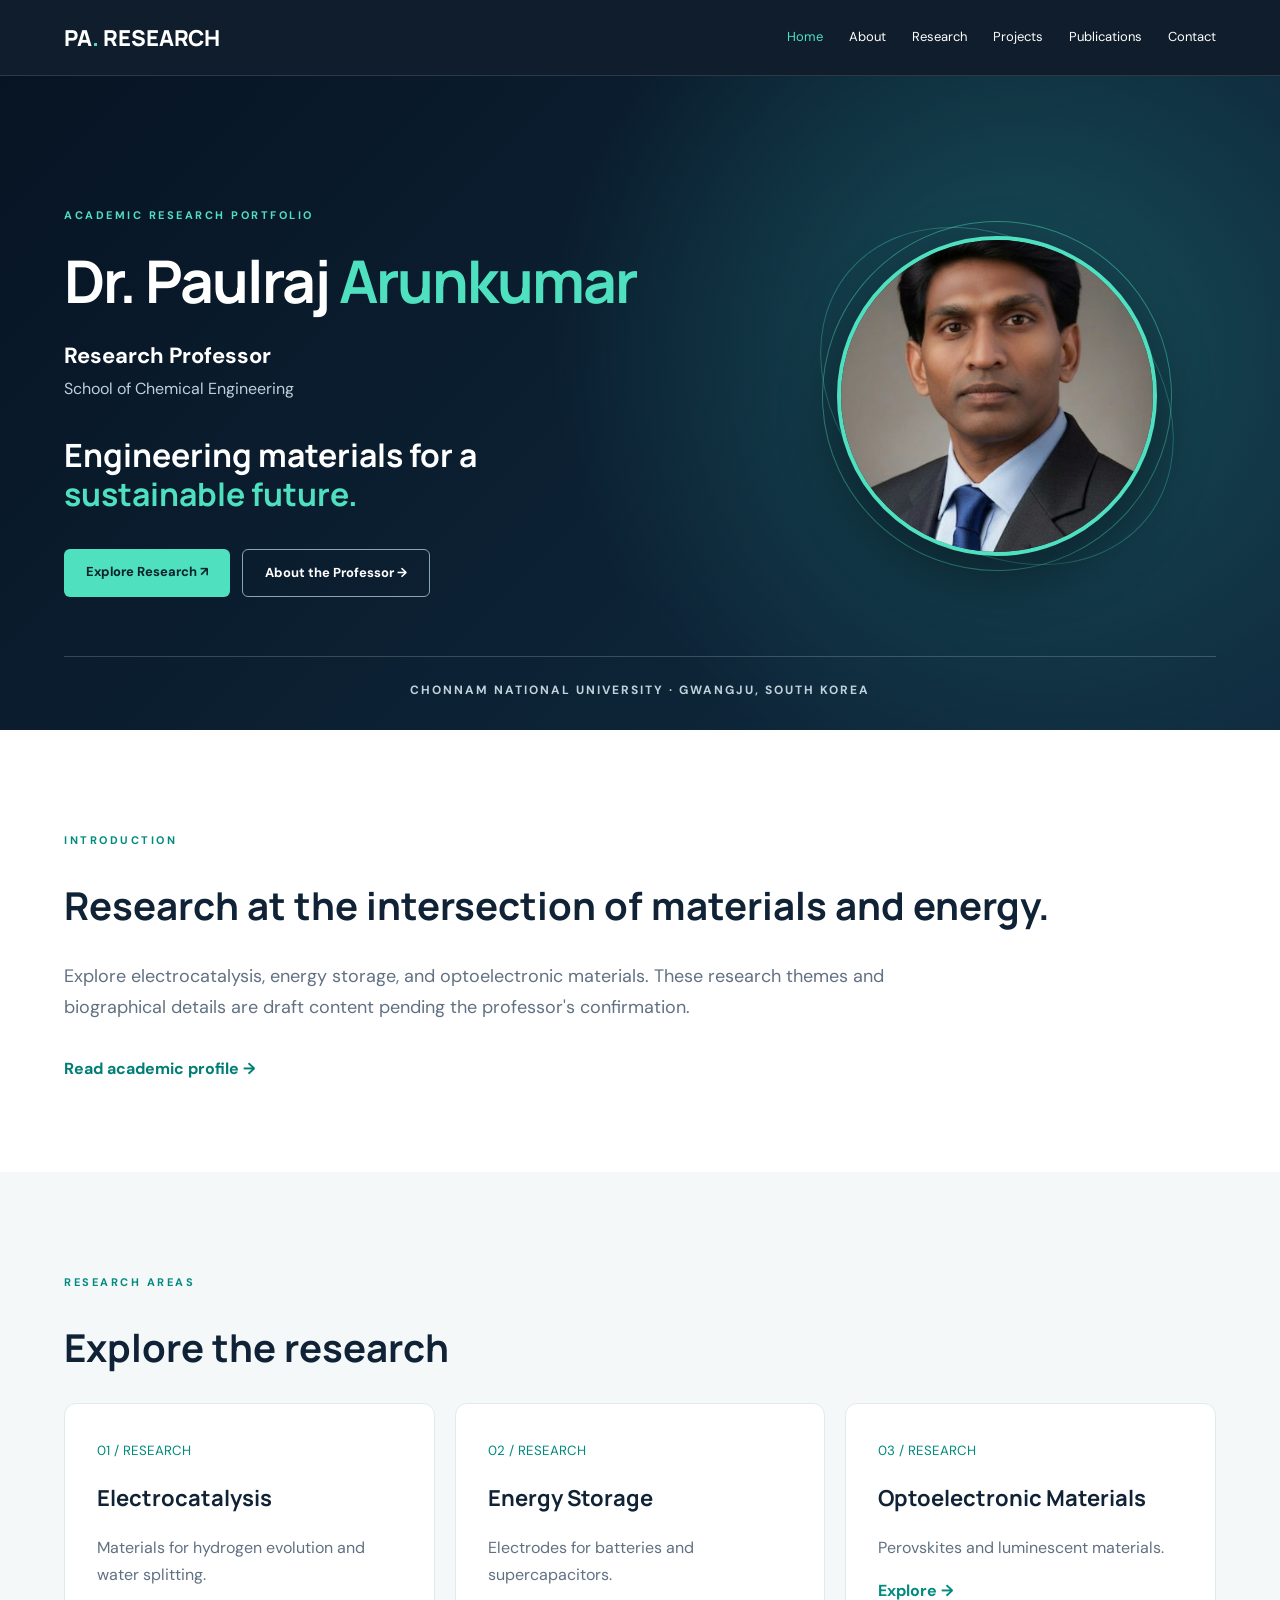
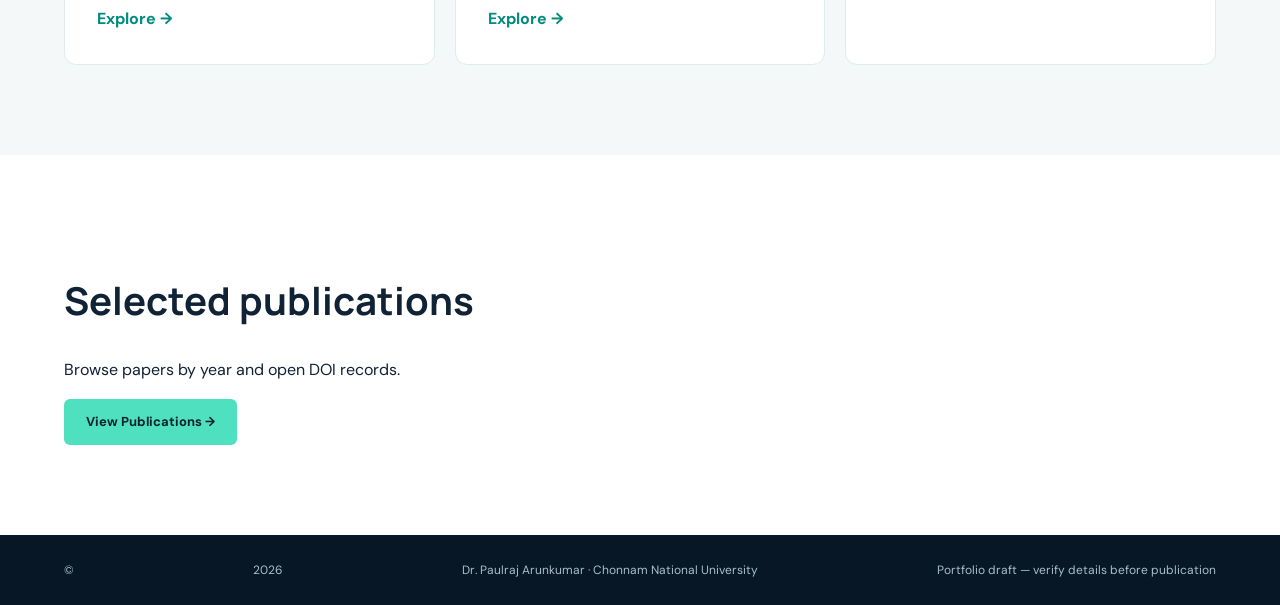
<file: index.html>
<!doctype html><html lang="en"><head><meta charset="UTF-8"><meta name="viewport" content="width=device-width,initial-scale=1"><title>Home | Dr. Paulraj Arunkumar</title><link rel="stylesheet" href="style.css"></head><body><header class="nav"><a class="brand" href="index.html">PA<span>.</span> RESEARCH</a><button class="menu" aria-expanded="false" aria-controls="links">☰</button><nav id="links"><a href="index.html" class="active">Home</a><a href="about.html" class="">About</a><a href="research.html" class="">Research</a><a href="projects.html" class="">Projects</a><a href="publications.html" class="">Publications</a><a href="contact.html" class="">Contact</a></nav></header><main><section class="hero"><div class="wrap hero-grid"><div><p class="eyebrow">ACADEMIC RESEARCH PORTFOLIO</p><h1>Dr. Paulraj <em>Arunkumar</em></h1><p class="role">Research Professor</p><p>School of Chemical Engineering</p><h2>Engineering materials for a <span>sustainable future.</span></h2><div class="actions"><a class="button" href="research.html">Explore Research ↗</a><a class="button outline" href="about.html">About the Professor →</a></div></div><div class="photo-area"><div class="orbit"></div><img src="professor.jpeg" alt="Dr. Paulraj Arunkumar" class="portrait"></div></div><div class="wrap university">CHONNAM NATIONAL UNIVERSITY · GWANGJU, SOUTH KOREA</div></section><section class="section"><div class="wrap"><p class="eyebrow dark">INTRODUCTION</p><h2>Research at the intersection of materials and energy.</h2><p class="lede">Explore electrocatalysis, energy storage, and optoelectronic materials. These research themes and biographical details are draft content pending the professor's confirmation.</p><a class="textlink" href="about.html">Read academic profile →</a></div></section><section class="section muted"><div class="wrap"><p class="eyebrow dark">RESEARCH AREAS</p><h2>Explore the research</h2><div class="cards"><a class="card" href="research/electrocatalysis.html"><small>01 / RESEARCH</small><h3>Electrocatalysis</h3><p>Materials for hydrogen evolution and water splitting.</p><b>Explore →</b></a><a class="card" href="research/energy-storage.html"><small>02 / RESEARCH</small><h3>Energy Storage</h3><p>Electrodes for batteries and supercapacitors.</p><b>Explore →</b></a><a class="card" href="research/optoelectronics.html"><small>03 / RESEARCH</small><h3>Optoelectronic Materials</h3><p>Perovskites and luminescent materials.</p><b>Explore →</b></a></div></div></section><section class="section"><div class="wrap"><h2>Selected publications</h2><p>Browse papers by year and open DOI records.</p><a class="button" href="publications.html">View Publications →</a></div></section></main><footer>© <span id="year"></span> Dr. Paulraj Arunkumar · Chonnam National University <small>Portfolio draft — verify details before publication</small></footer><script src="script.js"></script></body></html>
</file>
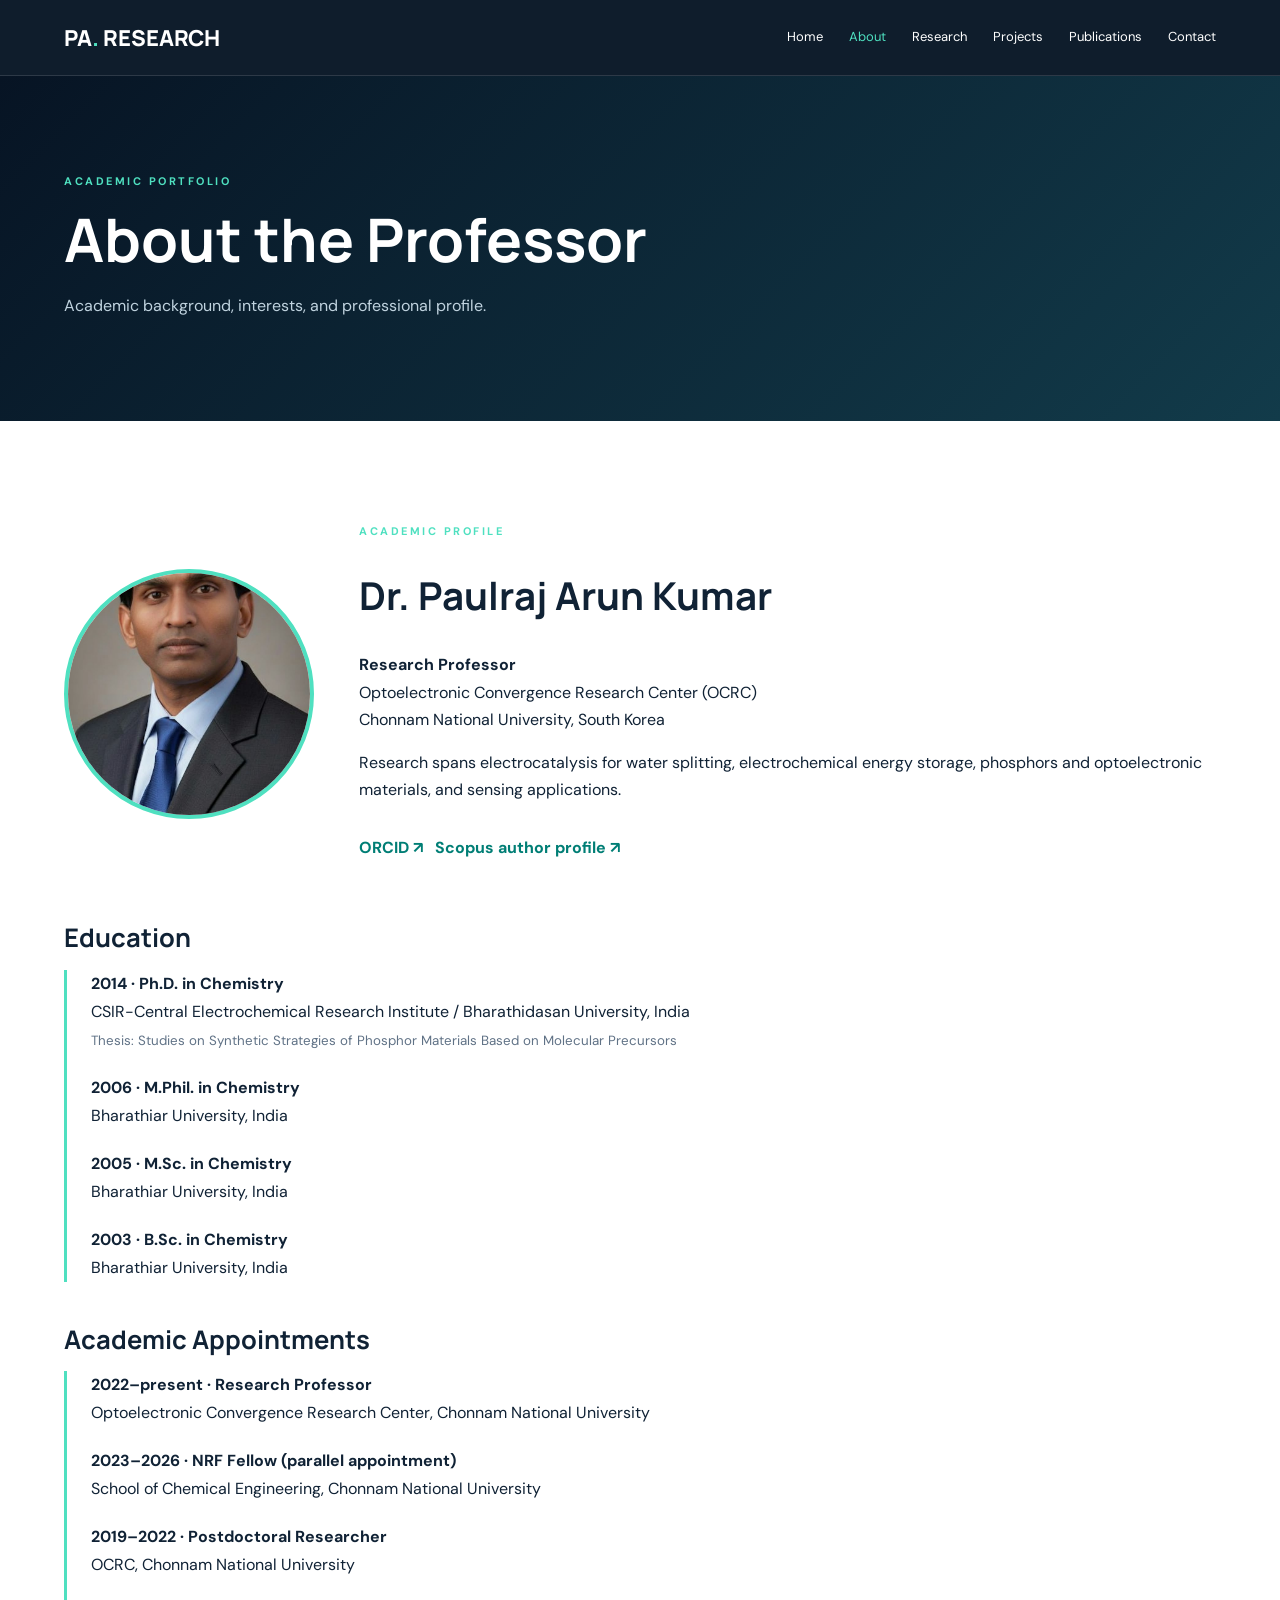
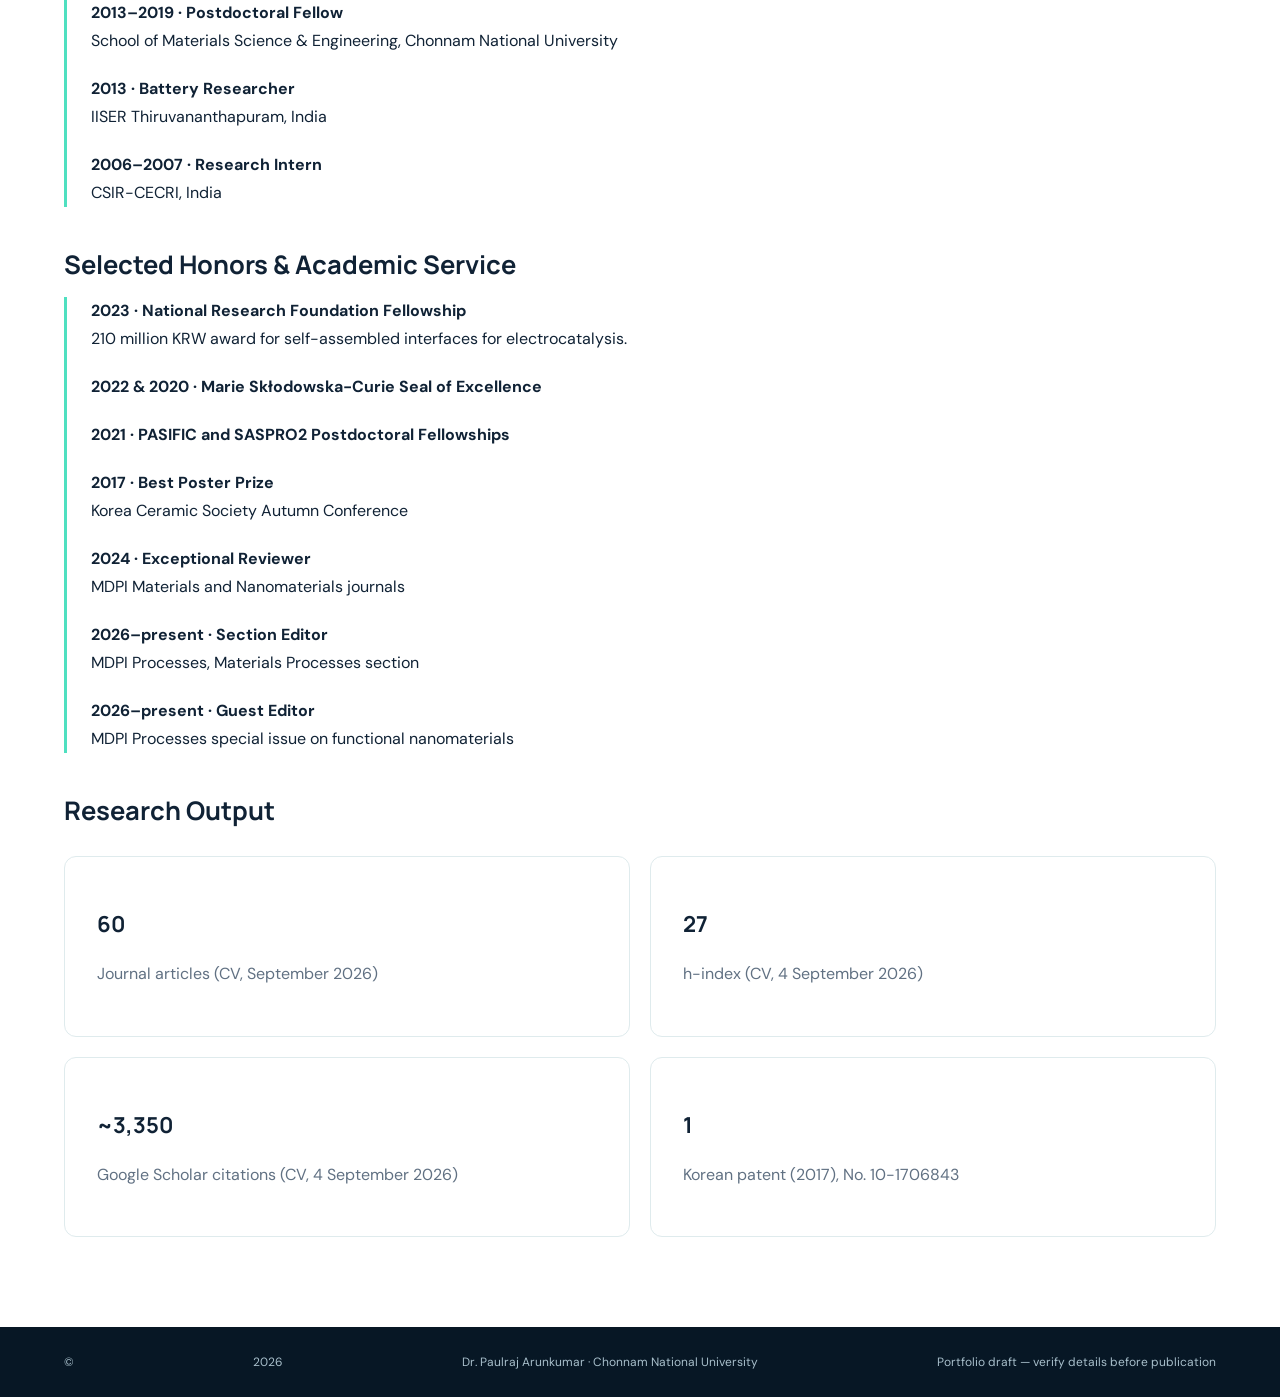
<file: about.html>
<!doctype html><html lang="en"><head><meta charset="UTF-8"><meta name="viewport" content="width=device-width,initial-scale=1"><title>About | Dr. Paulraj Arunkumar</title><link rel="stylesheet" href="style.css"></head><body><header class="nav"><a class="brand" href="index.html">PA<span>.</span> RESEARCH</a><button class="menu" aria-expanded="false" aria-controls="links">☰</button><nav id="links"><a href="index.html" class="">Home</a><a href="about.html" class="active">About</a><a href="research.html" class="">Research</a><a href="projects.html" class="">Projects</a><a href="publications.html" class="">Publications</a><a href="contact.html" class="">Contact</a></nav></header><main><section class="pagehead"><div class="wrap"><p class="eyebrow">ACADEMIC PORTFOLIO</p><h1>About the Professor</h1><p>Academic background, interests, and professional profile.</p></div></section><section class="section"><div class="wrap"><div class="profile"><img src="professor.jpeg" alt="Dr. Paulraj Arun Kumar"><div><p class="eyebrow">ACADEMIC PROFILE</p><h2>Dr. Paulraj Arun Kumar</h2><p><strong>Research Professor</strong><br>Optoelectronic Convergence Research Center (OCRC)<br>Chonnam National University, South Korea</p><p>Research spans electrocatalysis for water splitting, electrochemical energy storage, phosphors and optoelectronic materials, and sensing applications.</p><p><a class="textlink" href="https://orcid.org/0000-0002-9308-085X" target="_blank" rel="noopener">ORCID ↗</a> &nbsp; <a class="textlink" href="https://www.sciencedirect.com/author/25640611200/arunkumar-paulraj" target="_blank" rel="noopener">Scopus author profile ↗</a></p></div></div>
<h2 class="subheading">Education</h2><div class="timeline"><p><b>2014 · Ph.D. in Chemistry</b><br>CSIR-Central Electrochemical Research Institute / Bharathidasan University, India<br><small>Thesis: Studies on Synthetic Strategies of Phosphor Materials Based on Molecular Precursors</small></p><p><b>2006 · M.Phil. in Chemistry</b><br>Bharathiar University, India</p><p><b>2005 · M.Sc. in Chemistry</b><br>Bharathiar University, India</p><p><b>2003 · B.Sc. in Chemistry</b><br>Bharathiar University, India</p></div>
<h2 class="subheading">Academic Appointments</h2><div class="timeline"><p><b>2022–present · Research Professor</b><br>Optoelectronic Convergence Research Center, Chonnam National University</p><p><b>2023–2026 · NRF Fellow (parallel appointment)</b><br>School of Chemical Engineering, Chonnam National University</p><p><b>2019–2022 · Postdoctoral Researcher</b><br>OCRC, Chonnam National University</p><p><b>2013–2019 · Postdoctoral Fellow</b><br>School of Materials Science & Engineering, Chonnam National University</p><p><b>2013 · Battery Researcher</b><br>IISER Thiruvananthapuram, India</p><p><b>2006–2007 · Research Intern</b><br>CSIR-CECRI, India</p></div>
<h2 class="subheading">Selected Honors & Academic Service</h2><div class="timeline"><p><b>2023 · National Research Foundation Fellowship</b><br>210 million KRW award for self-assembled interfaces for electrocatalysis.</p><p><b>2022 & 2020 · Marie Skłodowska-Curie Seal of Excellence</b></p><p><b>2021 · PASIFIC and SASPRO2 Postdoctoral Fellowships</b></p><p><b>2017 · Best Poster Prize</b><br>Korea Ceramic Society Autumn Conference</p><p><b>2024 · Exceptional Reviewer</b><br>MDPI Materials and Nanomaterials journals</p><p><b>2026–present · Section Editor</b><br>MDPI Processes, Materials Processes section</p><p><b>2026–present · Guest Editor</b><br>MDPI Processes special issue on functional nanomaterials</p></div>
<h2 class="subheading">Research Output</h2><div class="cards two"><article class="card"><h3>60</h3><p>Journal articles (CV, September 2026)</p></article><article class="card"><h3>27</h3><p>h-index (CV, 4 September 2026)</p></article><article class="card"><h3>~3,350</h3><p>Google Scholar citations (CV, 4 September 2026)</p></article><article class="card"><h3>1</h3><p>Korean patent (2017), No. 10-1706843</p></article></div></div></section></main><footer>© <span id="year"></span> Dr. Paulraj Arunkumar · Chonnam National University <small>Portfolio draft — verify details before publication</small></footer><script src="script.js"></script></body></html>
</file>
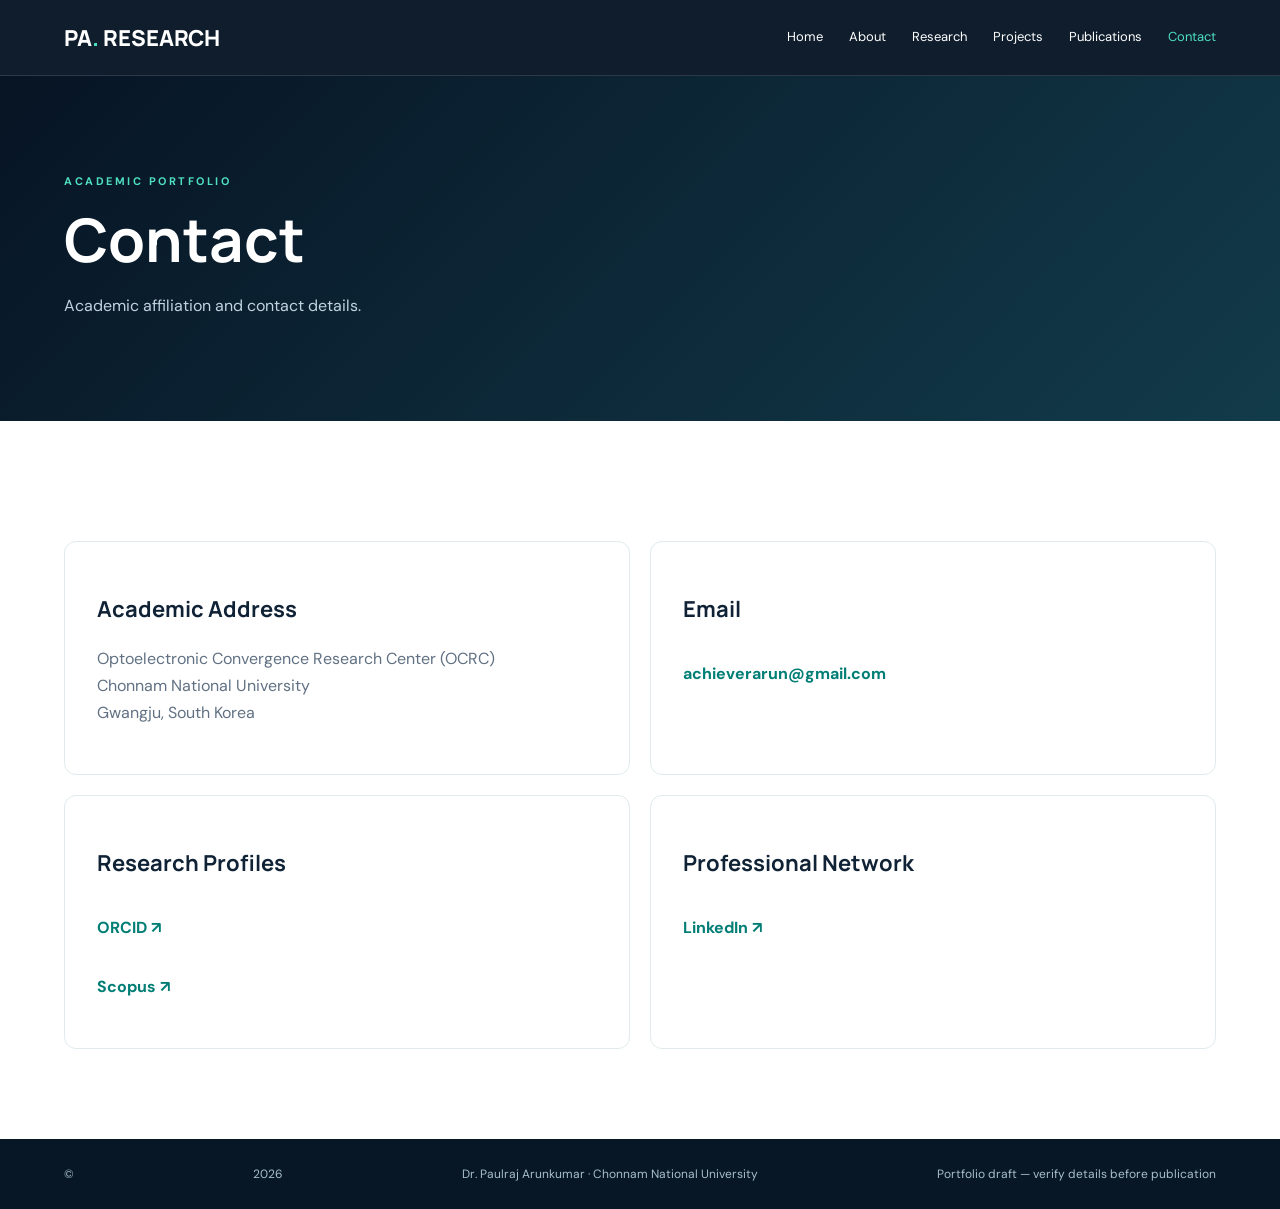
<file: contact.html>
<!doctype html><html lang="en"><head><meta charset="UTF-8"><meta name="viewport" content="width=device-width,initial-scale=1"><title>Contact | Dr. Paulraj Arunkumar</title><link rel="stylesheet" href="style.css"></head><body><header class="nav"><a class="brand" href="index.html">PA<span>.</span> RESEARCH</a><button class="menu" aria-expanded="false" aria-controls="links">☰</button><nav id="links"><a href="index.html" class="">Home</a><a href="about.html" class="">About</a><a href="research.html" class="">Research</a><a href="projects.html" class="">Projects</a><a href="publications.html" class="">Publications</a><a href="contact.html" class="active">Contact</a></nav></header><main><section class="pagehead"><div class="wrap"><p class="eyebrow">ACADEMIC PORTFOLIO</p><h1>Contact</h1><p>Academic affiliation and contact details.</p></div></section><section class="section"><div class="wrap"><div class="cards two"><article class="card"><h3>Academic Address</h3><p>Optoelectronic Convergence Research Center (OCRC)<br>Chonnam National University<br>Gwangju, South Korea</p></article><article class="card"><h3>Email</h3><p><a class="textlink" href="mailto:achieverarun@gmail.com">achieverarun@gmail.com</a></p></article><article class="card"><h3>Research Profiles</h3><p><a class="textlink" href="https://orcid.org/0000-0002-9308-085X" target="_blank" rel="noopener">ORCID ↗</a></p><p><a class="textlink" href="https://www.sciencedirect.com/author/25640611200/arunkumar-paulraj" target="_blank" rel="noopener">Scopus ↗</a></p></article><article class="card"><h3>Professional Network</h3><p><a class="textlink" href="https://www.linkedin.com/in/dr-paulraj-arunkumar-22b28928/" target="_blank" rel="noopener">LinkedIn ↗</a></p></article></div></div></section></main><footer>© <span id="year"></span> Dr. Paulraj Arunkumar · Chonnam National University <small>Portfolio draft — verify details before publication</small></footer><script src="script.js"></script></body></html>
</file>
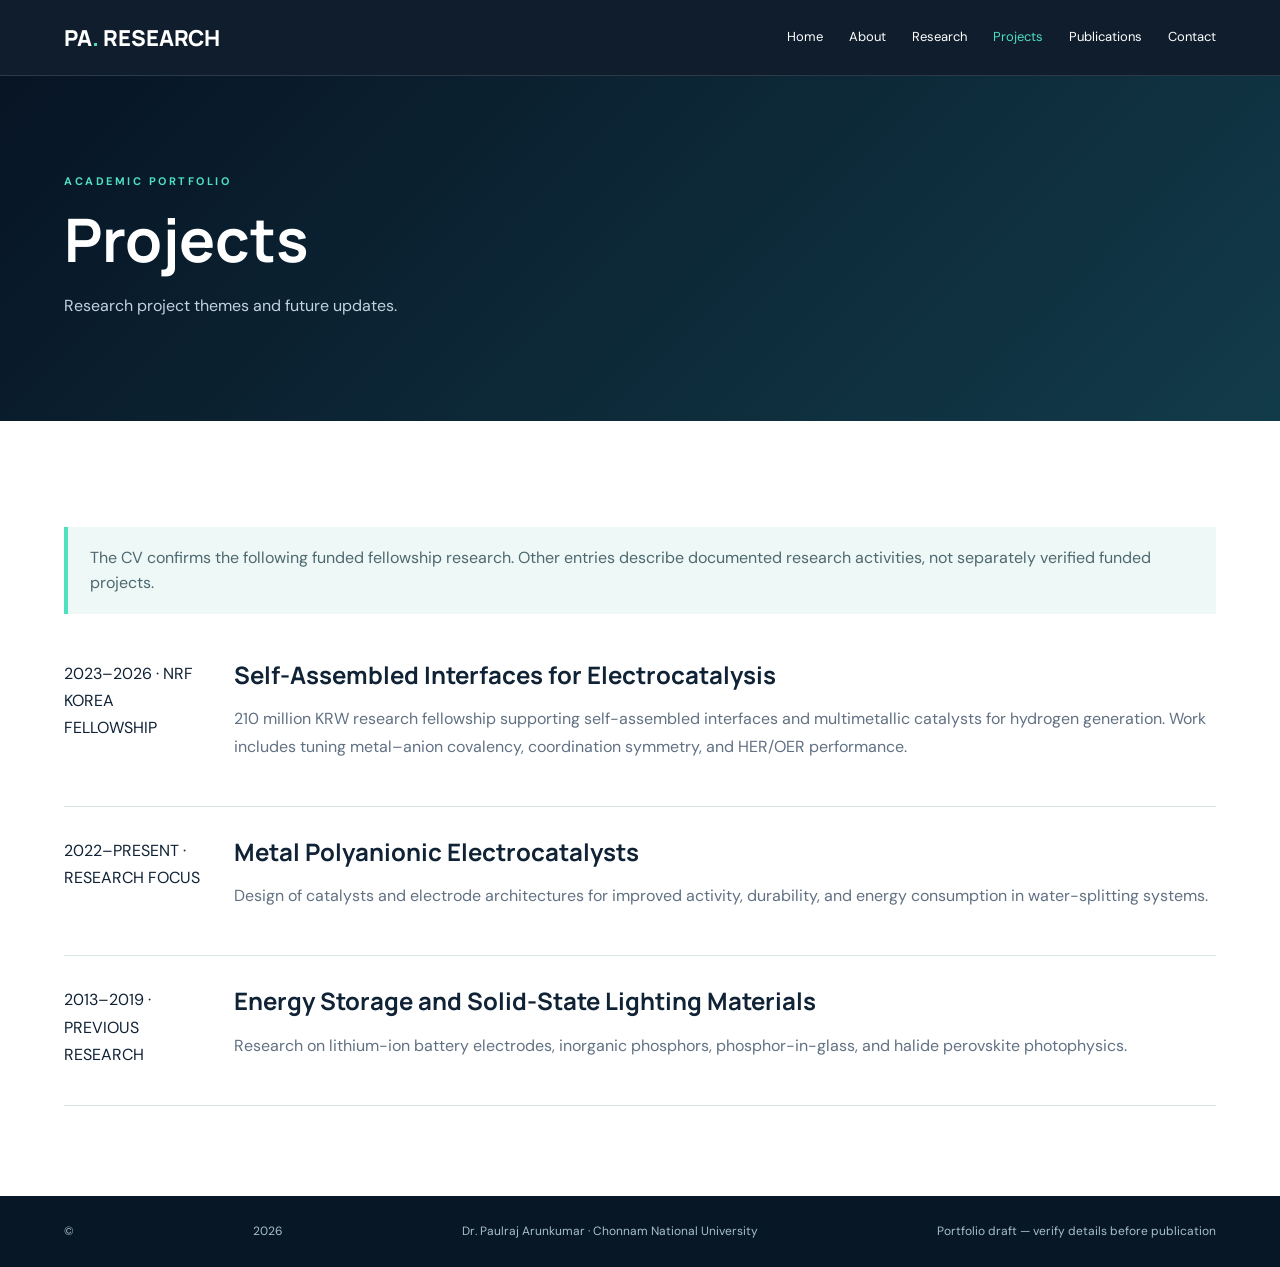
<file: projects.html>
<!doctype html><html lang="en"><head><meta charset="UTF-8"><meta name="viewport" content="width=device-width,initial-scale=1"><title>Projects | Dr. Paulraj Arunkumar</title><link rel="stylesheet" href="style.css"></head><body><header class="nav"><a class="brand" href="index.html">PA<span>.</span> RESEARCH</a><button class="menu" aria-expanded="false" aria-controls="links">☰</button><nav id="links"><a href="index.html" class="">Home</a><a href="about.html" class="">About</a><a href="research.html" class="">Research</a><a href="projects.html" class="active">Projects</a><a href="publications.html" class="">Publications</a><a href="contact.html" class="">Contact</a></nav></header><main><section class="pagehead"><div class="wrap"><p class="eyebrow">ACADEMIC PORTFOLIO</p><h1>Projects</h1><p>Research project themes and future updates.</p></div></section><section class="section"><div class="wrap"><p class="notice">The CV confirms the following funded fellowship research. Other entries describe documented research activities, not separately verified funded projects.</p><div class="project"><span>2023–2026 · NRF KOREA FELLOWSHIP</span><div><h2>Self-Assembled Interfaces for Electrocatalysis</h2><p>210 million KRW research fellowship supporting self-assembled interfaces and multimetallic catalysts for hydrogen generation. Work includes tuning metal–anion covalency, coordination symmetry, and HER/OER performance.</p></div></div><div class="project"><span>2022–PRESENT · RESEARCH FOCUS</span><div><h2>Metal Polyanionic Electrocatalysts</h2><p>Design of catalysts and electrode architectures for improved activity, durability, and energy consumption in water-splitting systems.</p></div></div><div class="project"><span>2013–2019 · PREVIOUS RESEARCH</span><div><h2>Energy Storage and Solid-State Lighting Materials</h2><p>Research on lithium-ion battery electrodes, inorganic phosphors, phosphor-in-glass, and halide perovskite photophysics.</p></div></div></div></section></main><footer>© <span id="year"></span> Dr. Paulraj Arunkumar · Chonnam National University <small>Portfolio draft — verify details before publication</small></footer><script src="script.js"></script></body></html>
</file>
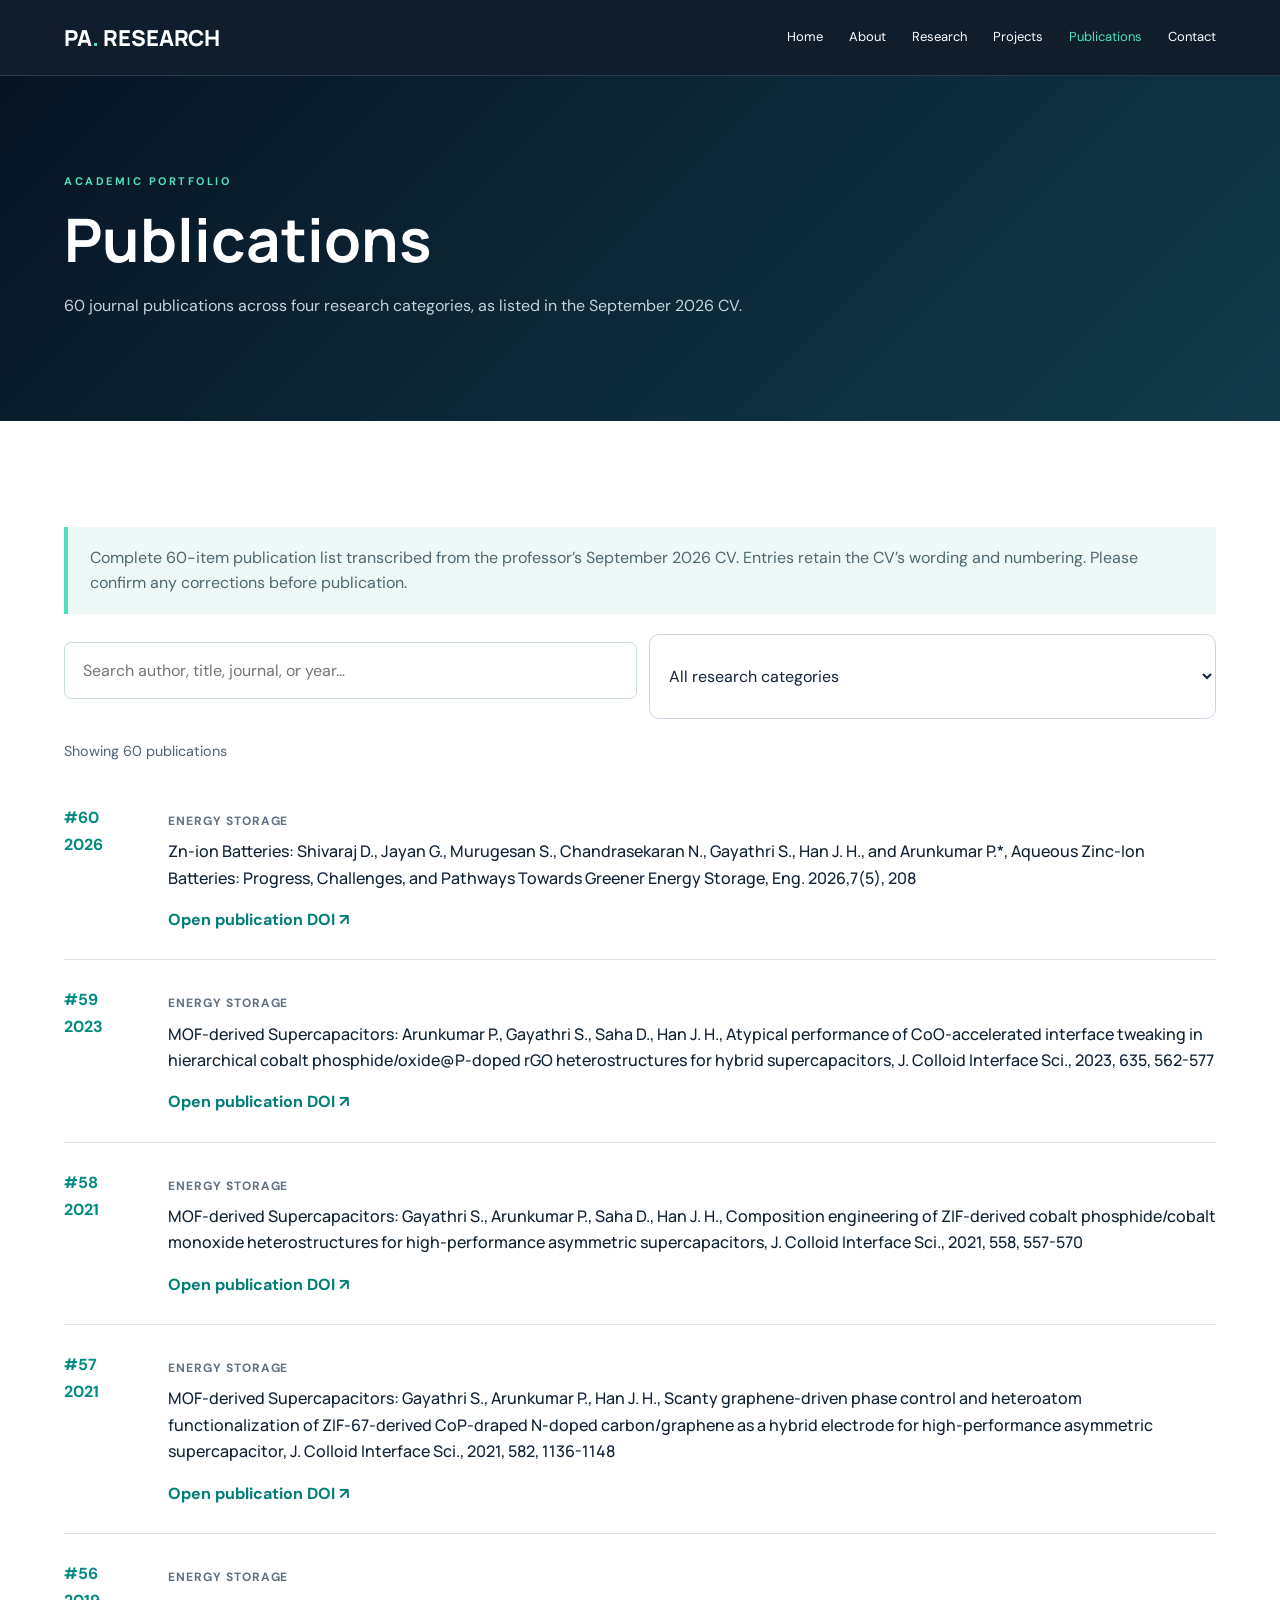
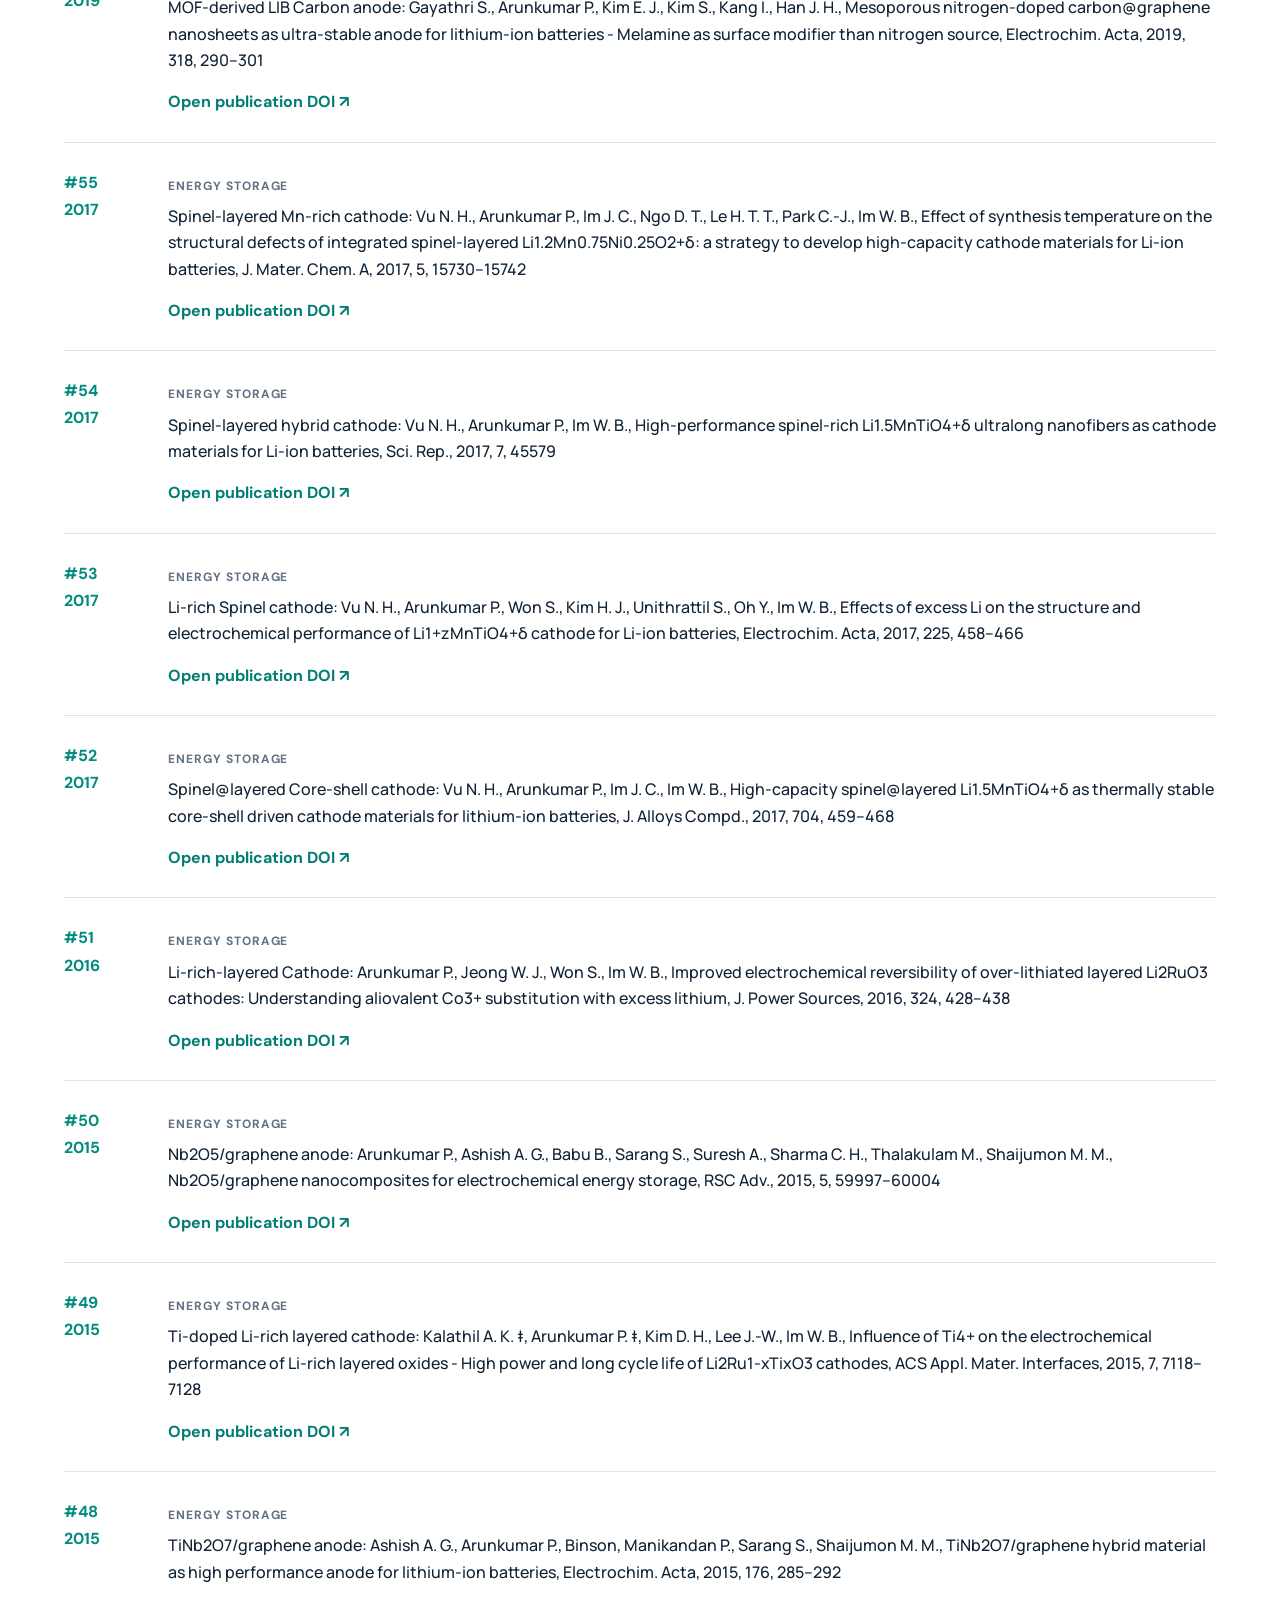
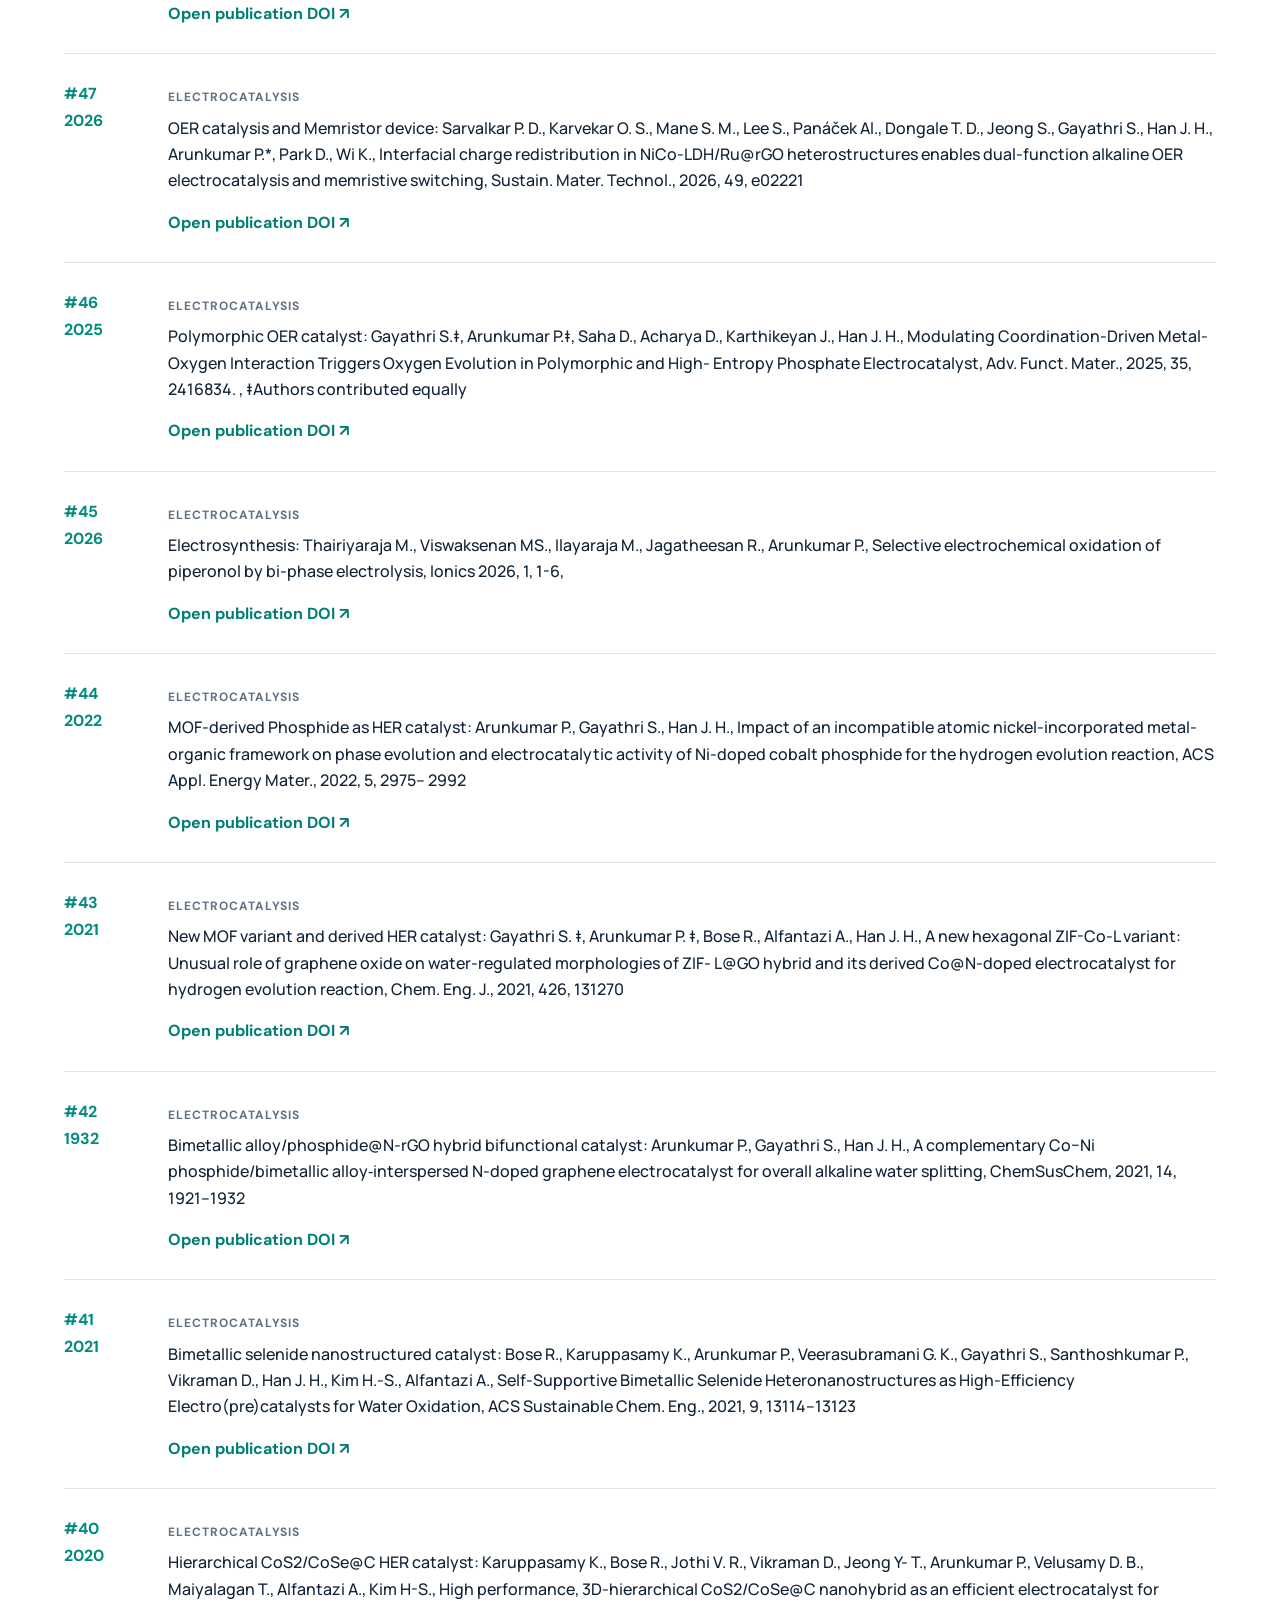
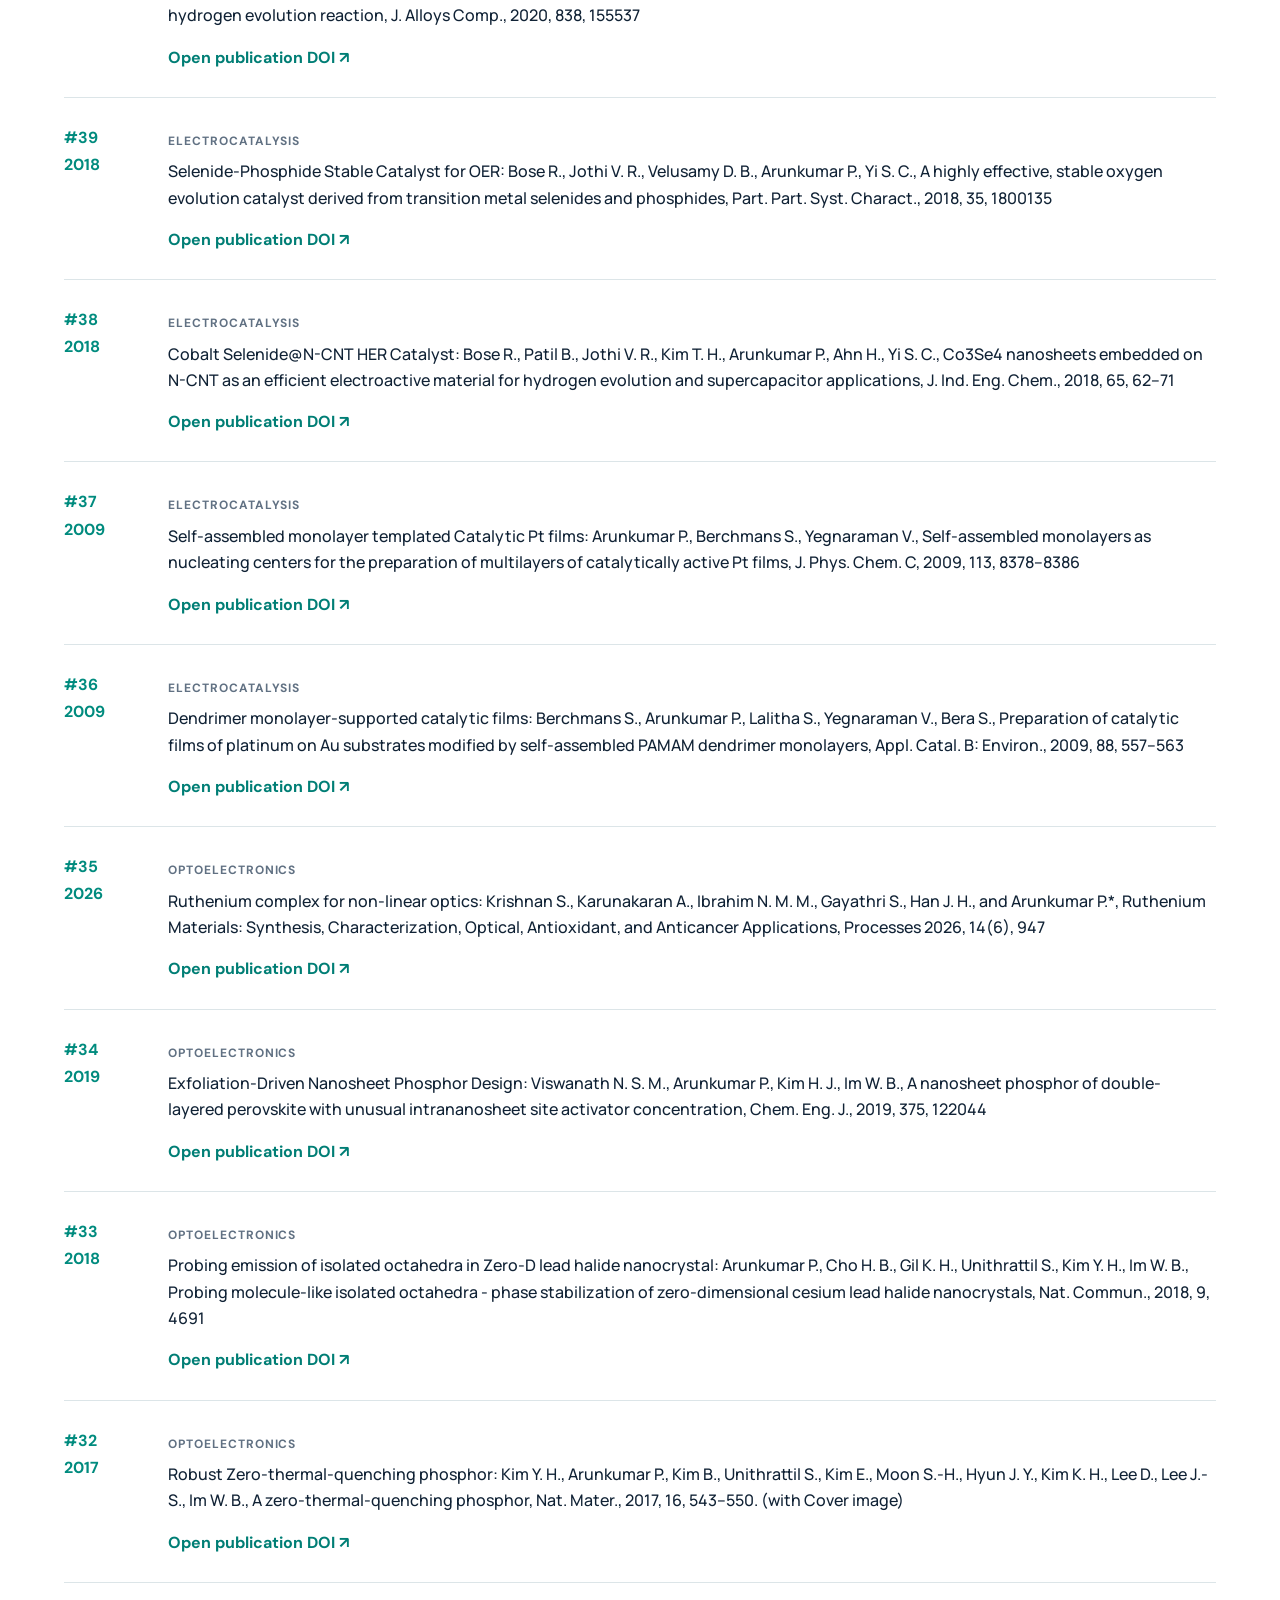
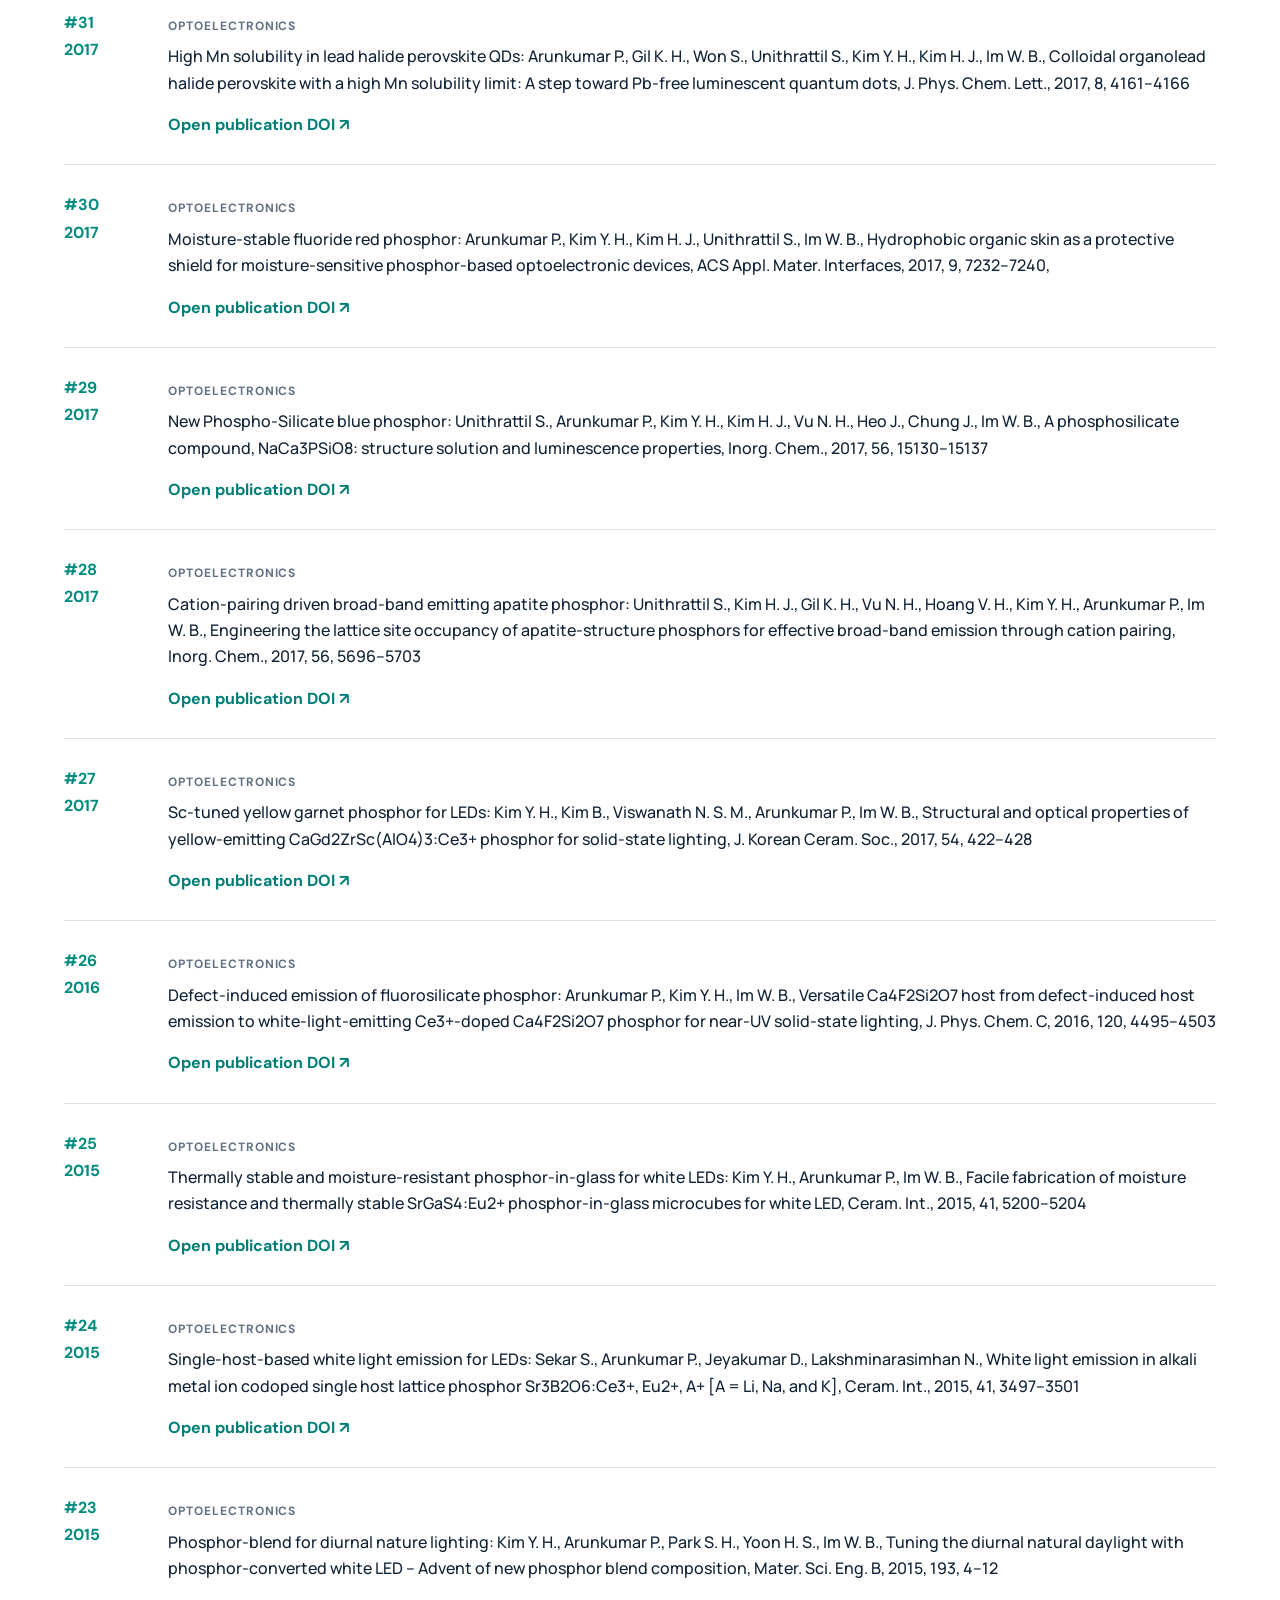
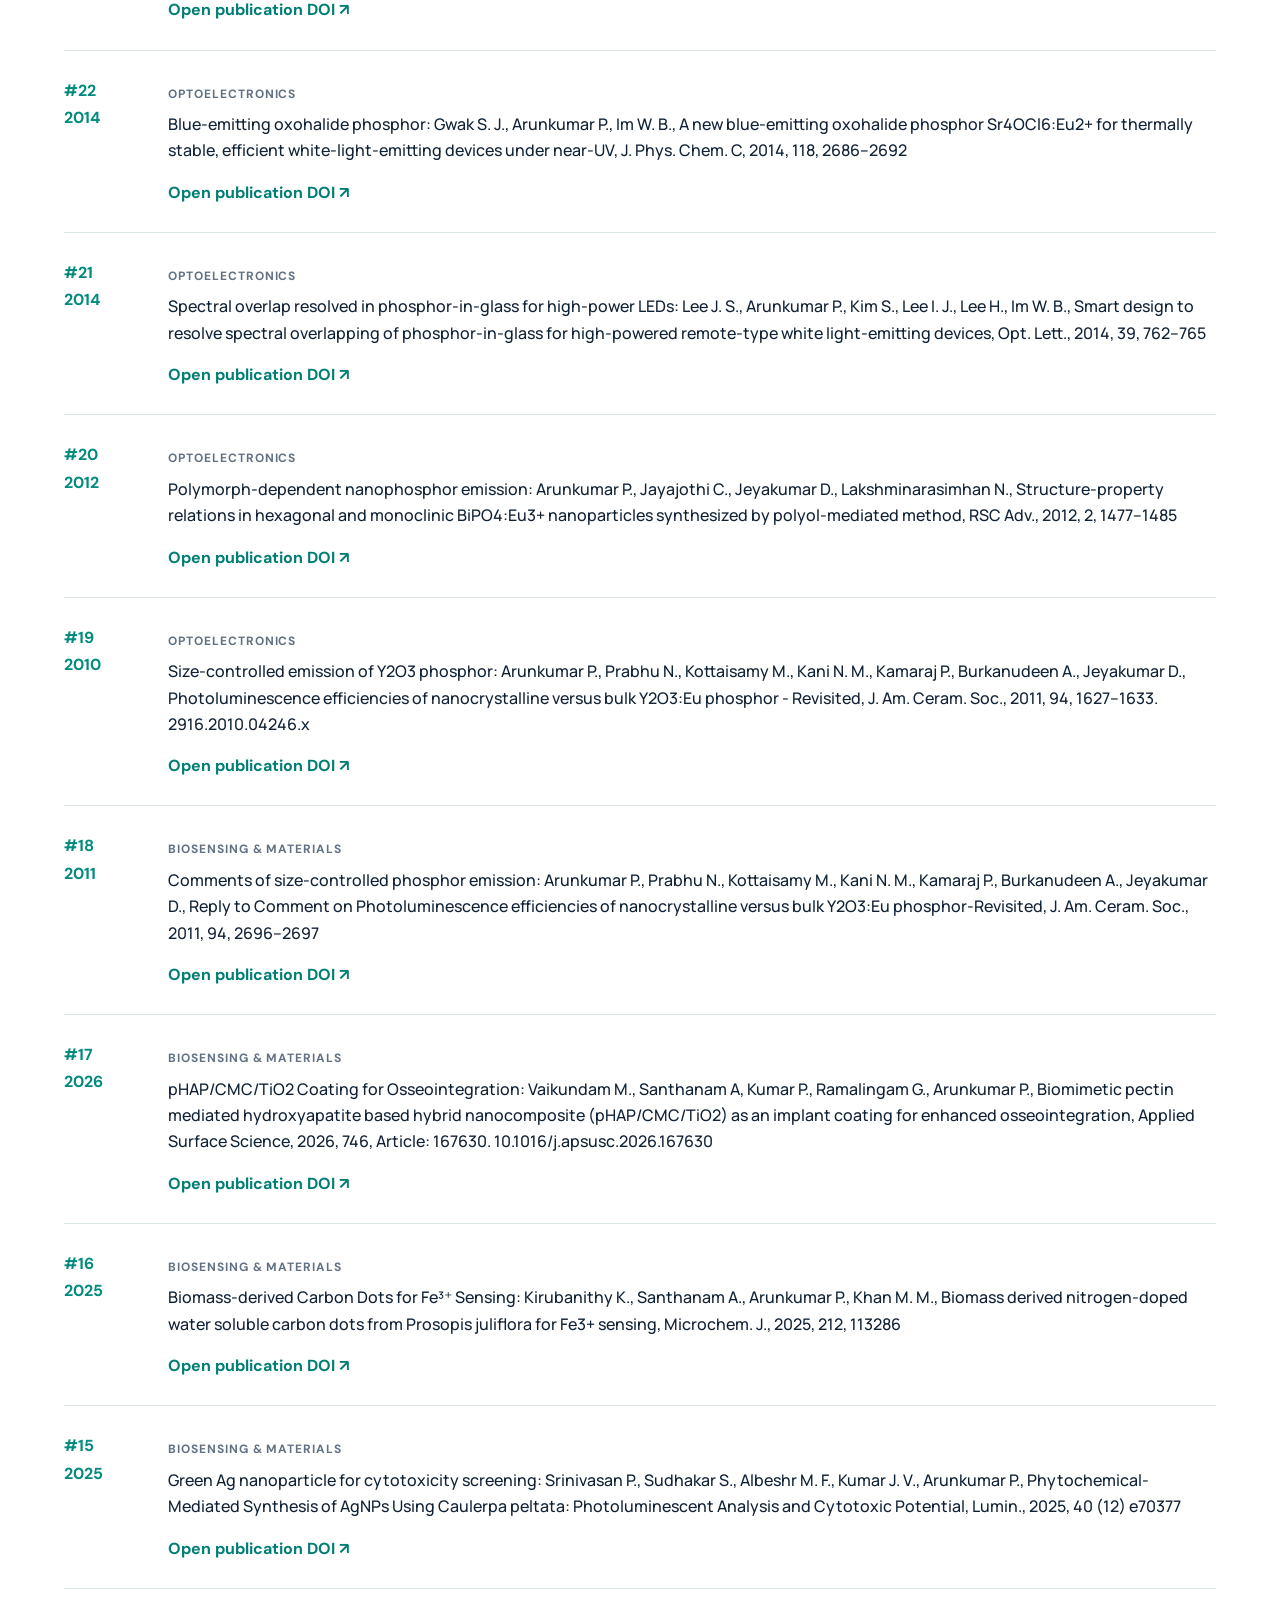
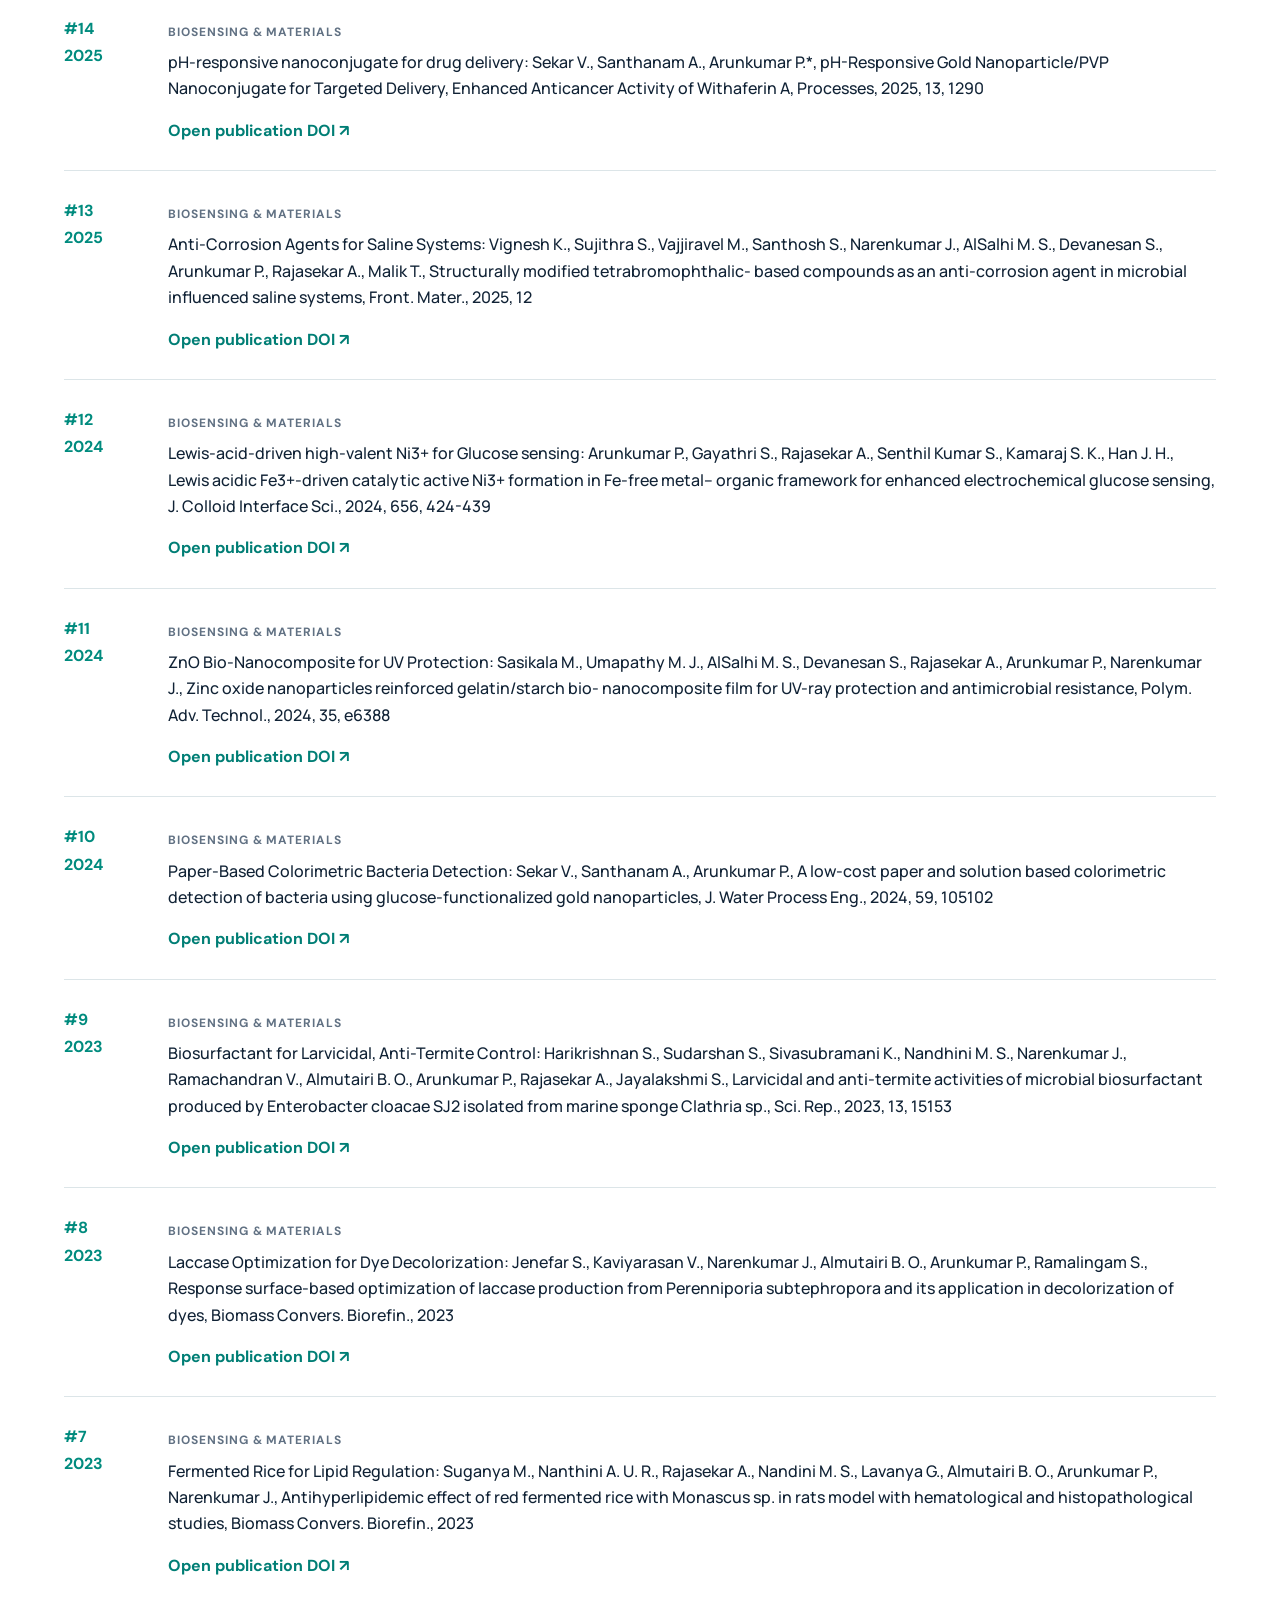
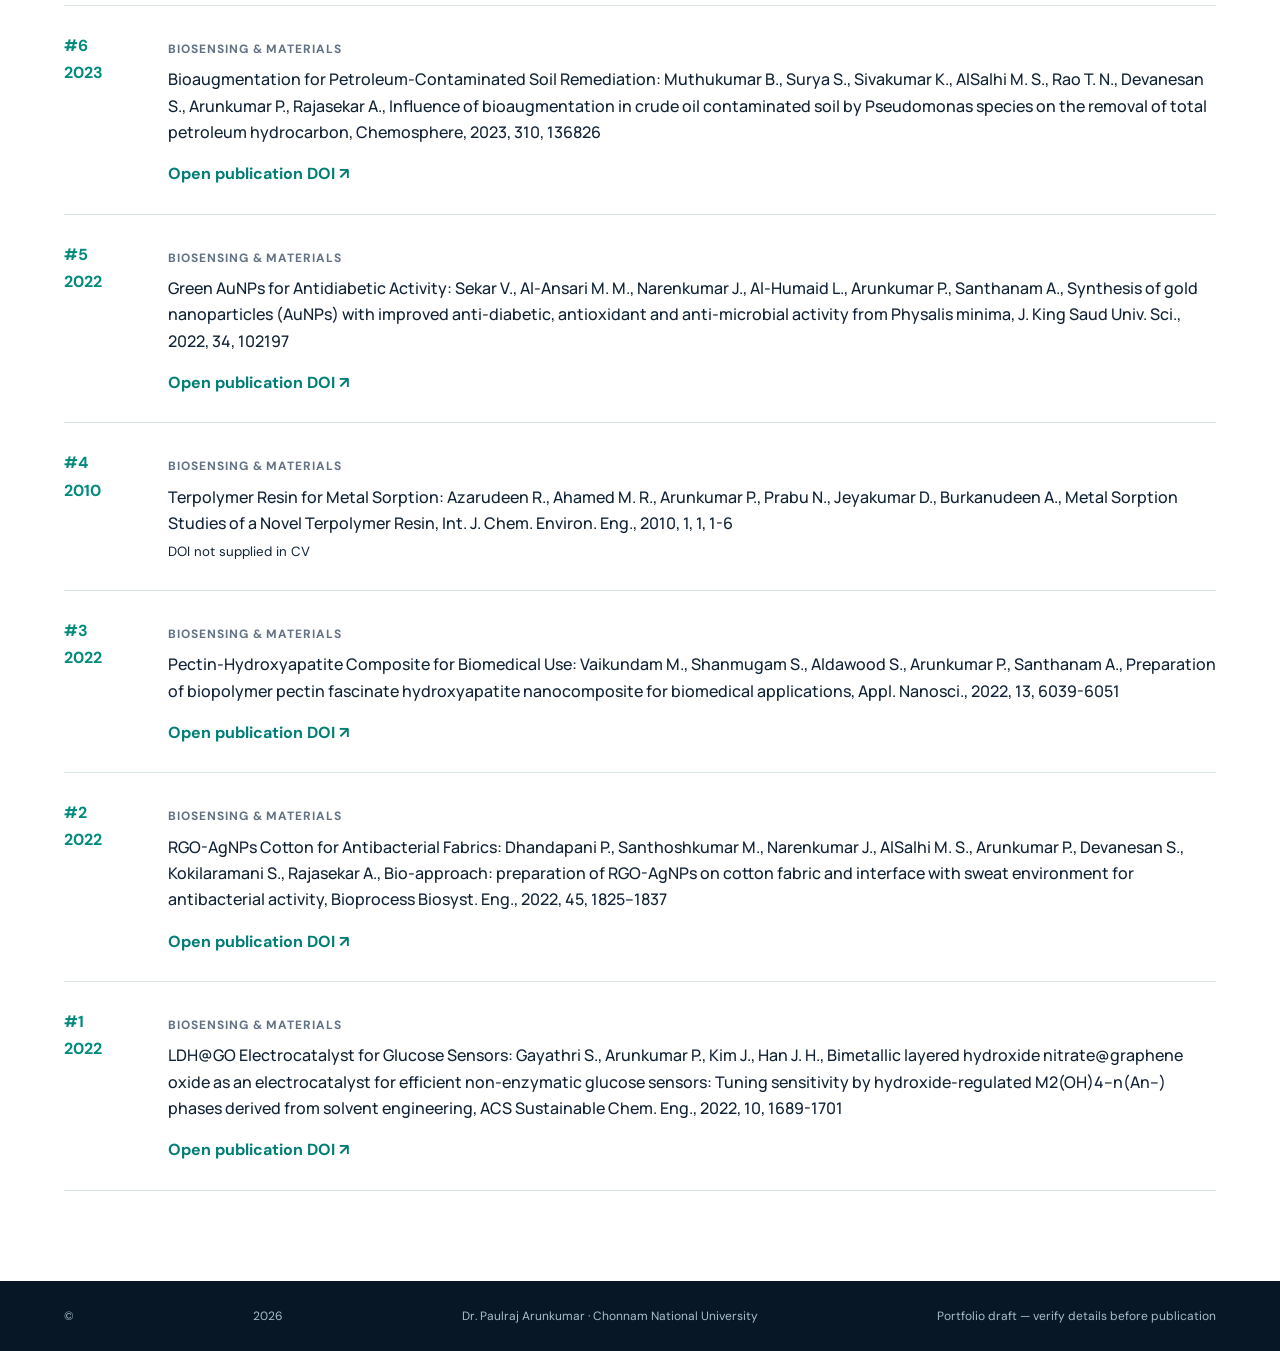
<file: publications.html>
<!doctype html><html lang="en"><head><meta charset="UTF-8"><meta name="viewport" content="width=device-width,initial-scale=1"><title>Publications | Dr. Paulraj Arunkumar</title><link rel="stylesheet" href="style.css"></head><body><header class="nav"><a class="brand" href="index.html">PA<span>.</span> RESEARCH</a><button class="menu" aria-expanded="false" aria-controls="links">☰</button><nav id="links"><a href="index.html" class="">Home</a><a href="about.html" class="">About</a><a href="research.html" class="">Research</a><a href="projects.html" class="">Projects</a><a href="publications.html" class="active">Publications</a><a href="contact.html" class="">Contact</a></nav></header><main><section class="pagehead"><div class="wrap"><p class="eyebrow">ACADEMIC PORTFOLIO</p><h1>Publications</h1><p>60 journal publications across four research categories, as listed in the September 2026 CV.</p></div></section><section class="section"><div class="wrap"><p class="notice">Complete 60-item publication list transcribed from the professor’s September 2026 CV. Entries retain the CV’s wording and numbering. Please confirm any corrections before publication.</p><div class="filters"><input type="search" id="pubSearch" aria-label="Search publications" placeholder="Search author, title, journal, or year…"><select id="pubCategory" aria-label="Filter category"><option value="">All research categories</option><option>Energy Storage</option><option>Electrocatalysis</option><option>Optoelectronics</option><option>Biosensing &amp; Materials</option></select></div><p id="pubCount" class="pub-count">Showing 60 publications</p><div id="pubList"><article class="pub" data-category="Energy Storage"><span class="year">#60<br>2026</span><div><p class="pub-cat">Energy Storage</p><h3>Zn-ion Batteries: Shivaraj D., Jayan G., Murugesan S., Chandrasekaran N., Gayathri S., Han J. H., and Arunkumar P.*, Aqueous Zinc-Ion Batteries: Progress, Challenges, and Pathways Towards Greener Energy Storage, Eng. 2026,7(5), 208</h3><a class="textlink" href="https://doi.org/10.3390/eng7050208" target="_blank" rel="noopener noreferrer">Open publication DOI ↗</a></div></article><article class="pub" data-category="Energy Storage"><span class="year">#59<br>2023</span><div><p class="pub-cat">Energy Storage</p><h3>MOF-derived Supercapacitors: Arunkumar P., Gayathri S., Saha D., Han J. H., Atypical performance of CoO-accelerated interface tweaking in hierarchical cobalt phosphide/oxide@P-doped rGO heterostructures for hybrid supercapacitors, J. Colloid Interface Sci., 2023, 635, 562-577</h3><a class="textlink" href="https://doi.org/10.1016/j.jcis.2022.12.055" target="_blank" rel="noopener noreferrer">Open publication DOI ↗</a></div></article><article class="pub" data-category="Energy Storage"><span class="year">#58<br>2021</span><div><p class="pub-cat">Energy Storage</p><h3>MOF-derived Supercapacitors: Gayathri S., Arunkumar P., Saha D., Han J. H., Composition engineering of ZIF-derived cobalt phosphide/cobalt monoxide heterostructures for high-performance asymmetric supercapacitors, J. Colloid Interface Sci., 2021, 558, 557-570</h3><a class="textlink" href="https://doi.org/10.1016/j.jcis.2019.10.053" target="_blank" rel="noopener noreferrer">Open publication DOI ↗</a></div></article><article class="pub" data-category="Energy Storage"><span class="year">#57<br>2021</span><div><p class="pub-cat">Energy Storage</p><h3>MOF-derived Supercapacitors: Gayathri S., Arunkumar P., Han J. H., Scanty graphene-driven phase control and heteroatom functionalization of ZIF-67-derived CoP-draped N-doped carbon/graphene as a hybrid electrode for high-performance asymmetric supercapacitor, J. Colloid Interface Sci., 2021, 582, 1136-1148</h3><a class="textlink" href="https://doi.org/10.1016/j.jcis.2020.08.096" target="_blank" rel="noopener noreferrer">Open publication DOI ↗</a></div></article><article class="pub" data-category="Energy Storage"><span class="year">#56<br>2019</span><div><p class="pub-cat">Energy Storage</p><h3>MOF-derived LIB Carbon anode: Gayathri S., Arunkumar P., Kim E. J., Kim S., Kang I., Han J. H., Mesoporous nitrogen-doped carbon@graphene nanosheets as ultra-stable anode for lithium-ion batteries - Melamine as surface modifier than nitrogen source, Electrochim. Acta, 2019, 318, 290–301</h3><a class="textlink" href="https://doi.org/10.1016/j.electacta.2019.06.054" target="_blank" rel="noopener noreferrer">Open publication DOI ↗</a></div></article><article class="pub" data-category="Energy Storage"><span class="year">#55<br>2017</span><div><p class="pub-cat">Energy Storage</p><h3>Spinel-layered Mn-rich cathode: Vu N. H., Arunkumar P., Im J. C., Ngo D. T., Le H. T. T., Park C.-J., Im W. B., Effect of synthesis temperature on the structural defects of integrated spinel-layered Li1.2Mn0.75Ni0.25O2+δ: a strategy to develop high-capacity cathode materials for Li-ion batteries, J. Mater. Chem. A, 2017, 5, 15730–15742</h3><a class="textlink" href="https://doi.org/10.1039/c7ta04002d" target="_blank" rel="noopener noreferrer">Open publication DOI ↗</a></div></article><article class="pub" data-category="Energy Storage"><span class="year">#54<br>2017</span><div><p class="pub-cat">Energy Storage</p><h3>Spinel-layered hybrid cathode: Vu N. H., Arunkumar P., Im W. B., High-performance spinel-rich Li1.5MnTiO4+δ ultralong nanofibers as cathode materials for Li-ion batteries, Sci. Rep., 2017, 7, 45579</h3><a class="textlink" href="https://doi.org/10.1038/srep45579" target="_blank" rel="noopener noreferrer">Open publication DOI ↗</a></div></article><article class="pub" data-category="Energy Storage"><span class="year">#53<br>2017</span><div><p class="pub-cat">Energy Storage</p><h3>Li-rich Spinel cathode: Vu N. H., Arunkumar P., Won S., Kim H. J., Unithrattil S., Oh Y., Im W. B., Effects of excess Li on the structure and electrochemical performance of Li1+zMnTiO4+δ cathode for Li-ion batteries, Electrochim. Acta, 2017, 225, 458–466</h3><a class="textlink" href="https://doi.org/10.1016/j.electacta.2016.12.180" target="_blank" rel="noopener noreferrer">Open publication DOI ↗</a></div></article><article class="pub" data-category="Energy Storage"><span class="year">#52<br>2017</span><div><p class="pub-cat">Energy Storage</p><h3>Spinel@layered Core-shell cathode: Vu N. H., Arunkumar P., Im J. C., Im W. B., High-capacity spinel@layered Li1.5MnTiO4+δ as thermally stable core-shell driven cathode materials for lithium-ion batteries, J. Alloys Compd., 2017, 704, 459–468</h3><a class="textlink" href="https://doi.org/10.1016/j.jallcom.2017.02.127" target="_blank" rel="noopener noreferrer">Open publication DOI ↗</a></div></article><article class="pub" data-category="Energy Storage"><span class="year">#51<br>2016</span><div><p class="pub-cat">Energy Storage</p><h3>Li-rich-layered Cathode: Arunkumar P., Jeong W. J., Won S., Im W. B., Improved electrochemical reversibility of over-lithiated layered Li2RuO3 cathodes: Understanding aliovalent Co3+ substitution with excess lithium, J. Power Sources, 2016, 324, 428–438</h3><a class="textlink" href="https://doi.org/10.1016/j.jpowsour.2016.05.013" target="_blank" rel="noopener noreferrer">Open publication DOI ↗</a></div></article><article class="pub" data-category="Energy Storage"><span class="year">#50<br>2015</span><div><p class="pub-cat">Energy Storage</p><h3>Nb2O5/graphene anode: Arunkumar P., Ashish A. G., Babu B., Sarang S., Suresh A., Sharma C. H., Thalakulam M., Shaijumon M. M., Nb2O5/graphene nanocomposites for electrochemical energy storage, RSC Adv., 2015, 5, 59997–60004</h3><a class="textlink" href="https://doi.org/10.1039/c5ra07895d" target="_blank" rel="noopener noreferrer">Open publication DOI ↗</a></div></article><article class="pub" data-category="Energy Storage"><span class="year">#49<br>2015</span><div><p class="pub-cat">Energy Storage</p><h3>Ti-doped Li-rich layered cathode: Kalathil A. K. ‡, Arunkumar P. ‡, Kim D. H., Lee J.-W., Im W. B., Influence of Ti4+ on the electrochemical performance of Li-rich layered oxides - High power and long cycle life of Li2Ru1-xTixO3 cathodes, ACS Appl. Mater. Interfaces, 2015, 7, 7118–7128</h3><a class="textlink" href="https://doi.org/10.1021/am507951x" target="_blank" rel="noopener noreferrer">Open publication DOI ↗</a></div></article><article class="pub" data-category="Energy Storage"><span class="year">#48<br>2015</span><div><p class="pub-cat">Energy Storage</p><h3>TiNb2O7/graphene anode: Ashish A. G., Arunkumar P., Binson, Manikandan P., Sarang S., Shaijumon M. M., TiNb2O7/graphene hybrid material as high performance anode for lithium-ion batteries, Electrochim. Acta, 2015, 176, 285–292</h3><a class="textlink" href="https://doi.org/10.1016/j.electacta.2015.06.122" target="_blank" rel="noopener noreferrer">Open publication DOI ↗</a></div></article><article class="pub" data-category="Electrocatalysis"><span class="year">#47<br>2026</span><div><p class="pub-cat">Electrocatalysis</p><h3>OER catalysis and Memristor device: Sarvalkar P. D., Karvekar O. S., Mane S. M., Lee S., Panáček Al., Dongale T. D., Jeong S., Gayathri S., Han J. H., Arunkumar P.*, Park D., Wi K., Interfacial charge redistribution in NiCo-LDH/Ru@rGO heterostructures enables dual-function alkaline OER electrocatalysis and memristive switching, Sustain. Mater. Technol., 2026, 49, e02221</h3><a class="textlink" href="https://doi.org/10.1016/j.susmat.2026.e02221" target="_blank" rel="noopener noreferrer">Open publication DOI ↗</a></div></article><article class="pub" data-category="Electrocatalysis"><span class="year">#46<br>2025</span><div><p class="pub-cat">Electrocatalysis</p><h3>Polymorphic OER catalyst: Gayathri S.‡, Arunkumar P.‡, Saha D., Acharya D., Karthikeyan J., Han J. H., Modulating Coordination-Driven Metal-Oxygen Interaction Triggers Oxygen Evolution in Polymorphic and High- Entropy Phosphate Electrocatalyst, Adv. Funct. Mater., 2025, 35, 2416834.  , ‡Authors contributed equally</h3><a class="textlink" href="https://doi.org/10.1002/adfm.202416834" target="_blank" rel="noopener noreferrer">Open publication DOI ↗</a></div></article><article class="pub" data-category="Electrocatalysis"><span class="year">#45<br>2026</span><div><p class="pub-cat">Electrocatalysis</p><h3>Electrosynthesis: Thairiyaraja M., Viswaksenan MS., Ilayaraja M., Jagatheesan R., Arunkumar P., Selective electrochemical oxidation of piperonol by bi-phase electrolysis, Ionics 2026, 1, 1-6,</h3><a class="textlink" href="https://doi.org/10.1007/s11581-026-07285-6" target="_blank" rel="noopener noreferrer">Open publication DOI ↗</a></div></article><article class="pub" data-category="Electrocatalysis"><span class="year">#44<br>2022</span><div><p class="pub-cat">Electrocatalysis</p><h3>MOF-derived Phosphide as HER catalyst: Arunkumar P., Gayathri S., Han J. H., Impact of an incompatible atomic nickel-incorporated metal-organic framework on phase evolution and electrocatalytic activity of Ni-doped cobalt phosphide for the hydrogen evolution reaction, ACS Appl. Energy Mater., 2022, 5, 2975– 2992</h3><a class="textlink" href="https://doi.org/10.1021/acsaem.1c03638" target="_blank" rel="noopener noreferrer">Open publication DOI ↗</a></div></article><article class="pub" data-category="Electrocatalysis"><span class="year">#43<br>2021</span><div><p class="pub-cat">Electrocatalysis</p><h3>New MOF variant and derived HER catalyst: Gayathri S. ‡, Arunkumar P. ‡, Bose R., Alfantazi A., Han J. H., A new hexagonal ZIF-Co-L variant: Unusual role of graphene oxide on water-regulated morphologies of ZIF- L@GO hybrid and its derived Co@N-doped electrocatalyst for hydrogen evolution reaction, Chem. Eng. J., 2021, 426, 131270</h3><a class="textlink" href="https://doi.org/10.1016/j.cej.2021.131270" target="_blank" rel="noopener noreferrer">Open publication DOI ↗</a></div></article><article class="pub" data-category="Electrocatalysis"><span class="year">#42<br>1932</span><div><p class="pub-cat">Electrocatalysis</p><h3>Bimetallic alloy/phosphide@N-rGO hybrid bifunctional catalyst: Arunkumar P., Gayathri S., Han J. H., A complementary Co−Ni phosphide/bimetallic alloy‐interspersed N-doped graphene electrocatalyst for overall alkaline water splitting, ChemSusChem, 2021, 14, 1921–1932</h3><a class="textlink" href="https://doi.org/10.1002/cssc.202100116" target="_blank" rel="noopener noreferrer">Open publication DOI ↗</a></div></article><article class="pub" data-category="Electrocatalysis"><span class="year">#41<br>2021</span><div><p class="pub-cat">Electrocatalysis</p><h3>Bimetallic selenide nanostructured catalyst: Bose R., Karuppasamy K., Arunkumar P., Veerasubramani G. K., Gayathri S., Santhoshkumar P., Vikraman D., Han J. H., Kim H.-S., Alfantazi A., Self-Supportive Bimetallic Selenide Heteronanostructures as High-Efficiency Electro(pre)catalysts for Water Oxidation, ACS Sustainable Chem. Eng., 2021, 9, 13114–13123</h3><a class="textlink" href="https://doi.org/10.1021/acssuschemeng.1c05728" target="_blank" rel="noopener noreferrer">Open publication DOI ↗</a></div></article><article class="pub" data-category="Electrocatalysis"><span class="year">#40<br>2020</span><div><p class="pub-cat">Electrocatalysis</p><h3>Hierarchical CoS2/CoSe@C HER catalyst: Karuppasamy K., Bose R., Jothi V. R., Vikraman D., Jeong Y- T., Arunkumar P., Velusamy D. B., Maiyalagan T., Alfantazi A., Kim H-S., High performance, 3D-hierarchical CoS2/CoSe@C nanohybrid as an efficient electrocatalyst for hydrogen evolution reaction, J. Alloys Comp., 2020, 838, 155537</h3><a class="textlink" href="https://doi.org/10.1016/j.jallcom.2020.155537" target="_blank" rel="noopener noreferrer">Open publication DOI ↗</a></div></article><article class="pub" data-category="Electrocatalysis"><span class="year">#39<br>2018</span><div><p class="pub-cat">Electrocatalysis</p><h3>Selenide-Phosphide Stable Catalyst for OER: Bose R., Jothi V. R., Velusamy D. B., Arunkumar P., Yi S. C., A highly effective, stable oxygen evolution catalyst derived from transition metal selenides and phosphides, Part. Part. Syst. Charact., 2018, 35, 1800135</h3><a class="textlink" href="https://doi.org/10.1002/ppsc.201800135" target="_blank" rel="noopener noreferrer">Open publication DOI ↗</a></div></article><article class="pub" data-category="Electrocatalysis"><span class="year">#38<br>2018</span><div><p class="pub-cat">Electrocatalysis</p><h3>Cobalt Selenide@N-CNT HER Catalyst: Bose R., Patil B., Jothi V. R., Kim T. H., Arunkumar P., Ahn H., Yi S. C., Co3Se4 nanosheets embedded on N-CNT as an efficient electroactive material for hydrogen evolution and supercapacitor applications, J. Ind. Eng. Chem., 2018, 65, 62–71</h3><a class="textlink" href="https://doi.org/10.1016/j.jiec.2018.04.013" target="_blank" rel="noopener noreferrer">Open publication DOI ↗</a></div></article><article class="pub" data-category="Electrocatalysis"><span class="year">#37<br>2009</span><div><p class="pub-cat">Electrocatalysis</p><h3>Self-assembled monolayer templated Catalytic Pt films: Arunkumar P., Berchmans S., Yegnaraman V., Self-assembled monolayers as nucleating centers for the preparation of multilayers of catalytically active Pt films, J. Phys. Chem. C, 2009, 113, 8378–8386</h3><a class="textlink" href="https://doi.org/10.1021/jp9006069" target="_blank" rel="noopener noreferrer">Open publication DOI ↗</a></div></article><article class="pub" data-category="Electrocatalysis"><span class="year">#36<br>2009</span><div><p class="pub-cat">Electrocatalysis</p><h3>Dendrimer monolayer-supported catalytic films: Berchmans S., Arunkumar P., Lalitha S., Yegnaraman V., Bera S., Preparation of catalytic films of platinum on Au substrates modified by self-assembled PAMAM dendrimer monolayers, Appl. Catal. B: Environ., 2009, 88, 557–563</h3><a class="textlink" href="https://doi.org/10.1016/j.apcatb.2008.10.003" target="_blank" rel="noopener noreferrer">Open publication DOI ↗</a></div></article><article class="pub" data-category="Optoelectronics"><span class="year">#35<br>2026</span><div><p class="pub-cat">Optoelectronics</p><h3>Ruthenium complex for non-linear optics: Krishnan S., Karunakaran A., Ibrahim N. M. M., Gayathri S., Han J. H., and Arunkumar P.*, Ruthenium Materials: Synthesis, Characterization, Optical, Antioxidant, and Anticancer Applications, Processes 2026, 14(6), 947</h3><a class="textlink" href="https://doi.org/10.3390/pr14060947" target="_blank" rel="noopener noreferrer">Open publication DOI ↗</a></div></article><article class="pub" data-category="Optoelectronics"><span class="year">#34<br>2019</span><div><p class="pub-cat">Optoelectronics</p><h3>Exfoliation-Driven Nanosheet Phosphor Design: Viswanath N. S. M., Arunkumar P., Kim H. J., Im W. B., A nanosheet phosphor of double-layered perovskite with unusual intrananosheet site activator concentration, Chem. Eng. J., 2019, 375, 122044</h3><a class="textlink" href="https://doi.org/10.1016/j.cej.2019.122044" target="_blank" rel="noopener noreferrer">Open publication DOI ↗</a></div></article><article class="pub" data-category="Optoelectronics"><span class="year">#33<br>2018</span><div><p class="pub-cat">Optoelectronics</p><h3>Probing emission of isolated octahedra in Zero-D lead halide nanocrystal: Arunkumar P., Cho H. B., Gil K. H., Unithrattil S., Kim Y. H., Im W. B., Probing molecule-like isolated octahedra - phase stabilization of zero-dimensional cesium lead halide nanocrystals, Nat. Commun., 2018, 9, 4691</h3><a class="textlink" href="https://doi.org/10.1038/s41467-018-07097-x" target="_blank" rel="noopener noreferrer">Open publication DOI ↗</a></div></article><article class="pub" data-category="Optoelectronics"><span class="year">#32<br>2017</span><div><p class="pub-cat">Optoelectronics</p><h3>Robust Zero-thermal-quenching phosphor: Kim Y. H., Arunkumar P., Kim B., Unithrattil S., Kim E., Moon S.-H., Hyun J. Y., Kim K. H., Lee D., Lee J.-S., Im W. B., A zero-thermal-quenching phosphor, Nat. Mater., 2017, 16, 543–550.  (with Cover image)</h3><a class="textlink" href="https://doi.org/10.1038/nmat4843" target="_blank" rel="noopener noreferrer">Open publication DOI ↗</a></div></article><article class="pub" data-category="Optoelectronics"><span class="year">#31<br>2017</span><div><p class="pub-cat">Optoelectronics</p><h3>High Mn solubility in lead halide perovskite QDs: Arunkumar P., Gil K. H., Won S., Unithrattil S., Kim Y. H., Kim H. J., Im W. B., Colloidal organolead halide perovskite with a high Mn solubility limit: A step toward Pb-free luminescent quantum dots, J. Phys. Chem. Lett., 2017, 8, 4161–4166</h3><a class="textlink" href="https://doi.org/10.1021/acs.jpclett.7b01440" target="_blank" rel="noopener noreferrer">Open publication DOI ↗</a></div></article><article class="pub" data-category="Optoelectronics"><span class="year">#30<br>2017</span><div><p class="pub-cat">Optoelectronics</p><h3>Moisture-stable fluoride red phosphor: Arunkumar P., Kim Y. H., Kim H. J., Unithrattil S., Im W. B., Hydrophobic organic skin as a protective shield for moisture-sensitive phosphor-based optoelectronic devices, ACS Appl. Mater. Interfaces, 2017, 9, 7232–7240,</h3><a class="textlink" href="https://doi.org/10.1021/acsami.6b14012" target="_blank" rel="noopener noreferrer">Open publication DOI ↗</a></div></article><article class="pub" data-category="Optoelectronics"><span class="year">#29<br>2017</span><div><p class="pub-cat">Optoelectronics</p><h3>New Phospho-Silicate blue phosphor: Unithrattil S., Arunkumar P., Kim Y. H., Kim H. J., Vu N. H., Heo J., Chung J., Im W. B., A phosphosilicate compound, NaCa3PSiO8: structure solution and luminescence properties, Inorg. Chem., 2017, 56, 15130–15137</h3><a class="textlink" href="https://doi.org/10.1021/acs.inorgchem.7b02456" target="_blank" rel="noopener noreferrer">Open publication DOI ↗</a></div></article><article class="pub" data-category="Optoelectronics"><span class="year">#28<br>2017</span><div><p class="pub-cat">Optoelectronics</p><h3>Cation-pairing driven broad-band emitting apatite phosphor: Unithrattil S., Kim H. J., Gil K. H., Vu N. H., Hoang V. H., Kim Y. H., Arunkumar P., Im W. B., Engineering the lattice site occupancy of apatite-structure phosphors for effective broad-band emission through cation pairing, Inorg. Chem., 2017, 56, 5696–5703</h3><a class="textlink" href="https://doi.org/10.1021/acs.inorgchem.7b00310" target="_blank" rel="noopener noreferrer">Open publication DOI ↗</a></div></article><article class="pub" data-category="Optoelectronics"><span class="year">#27<br>2017</span><div><p class="pub-cat">Optoelectronics</p><h3>Sc-tuned yellow garnet phosphor for LEDs: Kim Y. H., Kim B., Viswanath N. S. M., Arunkumar P., Im W. B., Structural and optical properties of yellow-emitting CaGd2ZrSc(AlO4)3:Ce3+ phosphor for solid-state lighting, J. Korean Ceram. Soc., 2017, 54, 422–428</h3><a class="textlink" href="https://doi.org/10.4191/kcers.2017.54.5.09" target="_blank" rel="noopener noreferrer">Open publication DOI ↗</a></div></article><article class="pub" data-category="Optoelectronics"><span class="year">#26<br>2016</span><div><p class="pub-cat">Optoelectronics</p><h3>Defect-induced emission of fluorosilicate phosphor: Arunkumar P., Kim Y. H., Im W. B., Versatile Ca4F2Si2O7 host from defect-induced host emission to white-light-emitting Ce3+-doped Ca4F2Si2O7 phosphor for near-UV solid-state lighting, J. Phys. Chem. C, 2016, 120, 4495–4503</h3><a class="textlink" href="https://doi.org/10.1021/acs.jpcc.5b10375" target="_blank" rel="noopener noreferrer">Open publication DOI ↗</a></div></article><article class="pub" data-category="Optoelectronics"><span class="year">#25<br>2015</span><div><p class="pub-cat">Optoelectronics</p><h3>Thermally stable and moisture-resistant phosphor-in-glass for white LEDs: Kim Y. H., Arunkumar P., Im W. B., Facile fabrication of moisture resistance and thermally stable SrGaS4:Eu2+ phosphor-in-glass microcubes for white LED, Ceram. Int., 2015, 41, 5200–5204</h3><a class="textlink" href="https://doi.org/10.1016/j.ceramint.2014.12.048" target="_blank" rel="noopener noreferrer">Open publication DOI ↗</a></div></article><article class="pub" data-category="Optoelectronics"><span class="year">#24<br>2015</span><div><p class="pub-cat">Optoelectronics</p><h3>Single-host-based white light emission for LEDs: Sekar S., Arunkumar P., Jeyakumar D., Lakshminarasimhan N., White light emission in alkali metal ion codoped single host lattice phosphor Sr3B2O6:Ce3+, Eu2+, A+ [A = Li, Na, and K], Ceram. Int., 2015, 41, 3497–3501</h3><a class="textlink" href="https://doi.org/10.1016/j.ceramint.2014.10.180" target="_blank" rel="noopener noreferrer">Open publication DOI ↗</a></div></article><article class="pub" data-category="Optoelectronics"><span class="year">#23<br>2015</span><div><p class="pub-cat">Optoelectronics</p><h3>Phosphor-blend for diurnal nature lighting: Kim Y. H., Arunkumar P., Park S. H., Yoon H. S., Im W. B., Tuning the diurnal natural daylight with phosphor-converted white LED – Advent of new phosphor blend composition, Mater. Sci. Eng. B, 2015, 193, 4–12</h3><a class="textlink" href="https://doi.org/10.1016/j.mseb.2014.11.001" target="_blank" rel="noopener noreferrer">Open publication DOI ↗</a></div></article><article class="pub" data-category="Optoelectronics"><span class="year">#22<br>2014</span><div><p class="pub-cat">Optoelectronics</p><h3>Blue-emitting oxohalide phosphor: Gwak S. J., Arunkumar P., Im W. B., A new blue-emitting oxohalide phosphor Sr4OCl6:Eu2+ for thermally stable, efficient white-light-emitting devices under near-UV, J. Phys. Chem. C, 2014, 118, 2686–2692</h3><a class="textlink" href="https://doi.org/10.1021/jp408901c" target="_blank" rel="noopener noreferrer">Open publication DOI ↗</a></div></article><article class="pub" data-category="Optoelectronics"><span class="year">#21<br>2014</span><div><p class="pub-cat">Optoelectronics</p><h3>Spectral overlap resolved in phosphor-in-glass for high-power LEDs: Lee J. S., Arunkumar P., Kim S., Lee I. J., Lee H., Im W. B., Smart design to resolve spectral overlapping of phosphor-in-glass for high-powered remote-type white light-emitting devices, Opt. Lett., 2014, 39, 762–765</h3><a class="textlink" href="https://doi.org/10.1364/OL.39.000762" target="_blank" rel="noopener noreferrer">Open publication DOI ↗</a></div></article><article class="pub" data-category="Optoelectronics"><span class="year">#20<br>2012</span><div><p class="pub-cat">Optoelectronics</p><h3>Polymorph-dependent nanophosphor emission: Arunkumar P., Jayajothi C., Jeyakumar D., Lakshminarasimhan N., Structure-property relations in hexagonal and monoclinic BiPO4:Eu3+ nanoparticles synthesized by polyol-mediated method, RSC Adv., 2012, 2, 1477–1485</h3><a class="textlink" href="https://doi.org/10.1039/C1ra00389e" target="_blank" rel="noopener noreferrer">Open publication DOI ↗</a></div></article><article class="pub" data-category="Optoelectronics"><span class="year">#19<br>2010</span><div><p class="pub-cat">Optoelectronics</p><h3>Size-controlled emission of Y2O3 phosphor: Arunkumar P., Prabhu N., Kottaisamy M., Kani N. M., Kamaraj P., Burkanudeen A., Jeyakumar D., Photoluminescence efficiencies of nanocrystalline versus bulk Y2O3:Eu phosphor - Revisited, J. Am. Ceram. Soc., 2011, 94, 1627–1633.  2916.2010.04246.x</h3><a class="textlink" href="https://doi.org/10.1111/j.1551-" target="_blank" rel="noopener noreferrer">Open publication DOI ↗</a></div></article><article class="pub" data-category="Biosensing &amp; Materials"><span class="year">#18<br>2011</span><div><p class="pub-cat">Biosensing &amp; Materials</p><h3>Comments of size-controlled phosphor emission: Arunkumar P., Prabhu N., Kottaisamy M., Kani N. M., Kamaraj P., Burkanudeen A., Jeyakumar D., Reply to Comment on Photoluminescence efficiencies of nanocrystalline versus bulk Y2O3:Eu phosphor-Revisited, J. Am. Ceram. Soc., 2011, 94, 2696–2697</h3><a class="textlink" href="https://doi.org/10.1111/j.1551-2916.2011.04535.x" target="_blank" rel="noopener noreferrer">Open publication DOI ↗</a></div></article><article class="pub" data-category="Biosensing &amp; Materials"><span class="year">#17<br>2026</span><div><p class="pub-cat">Biosensing &amp; Materials</p><h3>pHAP/CMC/TiO2 Coating for Osseointegration: Vaikundam M., Santhanam A, Kumar P., Ramalingam G., Arunkumar P., Biomimetic pectin mediated hydroxyapatite based hybrid nanocomposite (pHAP/CMC/TiO2) as an implant coating for enhanced osseointegration, Applied Surface Science, 2026, 746, Article: 167630. 10.1016/j.apsusc.2026.167630</h3><a class="textlink" href="https://doi.org/10.1016/j.apsusc.2026.167630" target="_blank" rel="noopener noreferrer">Open publication DOI ↗</a></div></article><article class="pub" data-category="Biosensing &amp; Materials"><span class="year">#16<br>2025</span><div><p class="pub-cat">Biosensing &amp; Materials</p><h3>Biomass-derived Carbon Dots for Fe³⁺ Sensing: Kirubanithy K., Santhanam A., Arunkumar P., Khan M. M., Biomass derived nitrogen-doped water soluble carbon dots from Prosopis juliflora for Fe3+ sensing, Microchem. J., 2025, 212, 113286</h3><a class="textlink" href="https://doi.org/10.1016/j.microc.2025.113286" target="_blank" rel="noopener noreferrer">Open publication DOI ↗</a></div></article><article class="pub" data-category="Biosensing &amp; Materials"><span class="year">#15<br>2025</span><div><p class="pub-cat">Biosensing &amp; Materials</p><h3>Green Ag nanoparticle for cytotoxicity screening: Srinivasan P., Sudhakar S., Albeshr M. F., Kumar J. V., Arunkumar P., Phytochemical-Mediated Synthesis of AgNPs Using Caulerpa peltata: Photoluminescent Analysis and Cytotoxic Potential, Lumin., 2025, 40 (12) e70377</h3><a class="textlink" href="https://doi.org/10.1002/bio.70377" target="_blank" rel="noopener noreferrer">Open publication DOI ↗</a></div></article><article class="pub" data-category="Biosensing &amp; Materials"><span class="year">#14<br>2025</span><div><p class="pub-cat">Biosensing &amp; Materials</p><h3>pH-responsive nanoconjugate for drug delivery: Sekar V., Santhanam A., Arunkumar P.*, pH-Responsive Gold Nanoparticle/PVP Nanoconjugate for Targeted Delivery, Enhanced Anticancer Activity of Withaferin A, Processes, 2025, 13, 1290</h3><a class="textlink" href="https://doi.org/10.3390/pr13051290" target="_blank" rel="noopener noreferrer">Open publication DOI ↗</a></div></article><article class="pub" data-category="Biosensing &amp; Materials"><span class="year">#13<br>2025</span><div><p class="pub-cat">Biosensing &amp; Materials</p><h3>Anti-Corrosion Agents for Saline Systems: Vignesh K., Sujithra S., Vajjiravel M., Santhosh S., Narenkumar J., AlSalhi M. S., Devanesan S., Arunkumar P., Rajasekar A., Malik T., Structurally modified tetrabromophthalic- based compounds as an anti-corrosion agent in microbial influenced saline systems, Front. Mater., 2025, 12</h3><a class="textlink" href="https://doi.org/10.3389/fmats.2025.1508966" target="_blank" rel="noopener noreferrer">Open publication DOI ↗</a></div></article><article class="pub" data-category="Biosensing &amp; Materials"><span class="year">#12<br>2024</span><div><p class="pub-cat">Biosensing &amp; Materials</p><h3>Lewis-acid-driven high-valent Ni3+ for Glucose sensing: Arunkumar P., Gayathri S., Rajasekar A., Senthil Kumar S., Kamaraj S. K., Han J. H., Lewis acidic Fe3+-driven catalytic active Ni3+ formation in Fe-free metal– organic framework for enhanced electrochemical glucose sensing, J. Colloid Interface Sci., 2024, 656, 424-439</h3><a class="textlink" href="https://doi.org/10.1016/j.jcis.2023.11.063" target="_blank" rel="noopener noreferrer">Open publication DOI ↗</a></div></article><article class="pub" data-category="Biosensing &amp; Materials"><span class="year">#11<br>2024</span><div><p class="pub-cat">Biosensing &amp; Materials</p><h3>ZnO Bio-Nanocomposite for UV Protection: Sasikala M., Umapathy M. J., AlSalhi M. S., Devanesan S., Rajasekar A., Arunkumar P., Narenkumar J., Zinc oxide nanoparticles reinforced gelatin/starch bio- nanocomposite film for UV-ray protection and antimicrobial resistance, Polym. Adv. Technol., 2024, 35, e6388</h3><a class="textlink" href="https://doi.org/10.1002/pat.6388" target="_blank" rel="noopener noreferrer">Open publication DOI ↗</a></div></article><article class="pub" data-category="Biosensing &amp; Materials"><span class="year">#10<br>2024</span><div><p class="pub-cat">Biosensing &amp; Materials</p><h3>Paper-Based Colorimetric Bacteria Detection: Sekar V., Santhanam A., Arunkumar P., A low-cost paper and solution based colorimetric detection of bacteria using glucose-functionalized gold nanoparticles, J. Water Process Eng., 2024, 59, 105102</h3><a class="textlink" href="https://doi.org/10.1016/j.jwpe.2024.105102" target="_blank" rel="noopener noreferrer">Open publication DOI ↗</a></div></article><article class="pub" data-category="Biosensing &amp; Materials"><span class="year">#9<br>2023</span><div><p class="pub-cat">Biosensing &amp; Materials</p><h3>Biosurfactant for Larvicidal, Anti-Termite Control: Harikrishnan S., Sudarshan S., Sivasubramani K., Nandhini M. S., Narenkumar J., Ramachandran V., Almutairi B. O., Arunkumar P., Rajasekar A., Jayalakshmi S., Larvicidal and anti-termite activities of microbial biosurfactant produced by Enterobacter cloacae SJ2 isolated from marine sponge Clathria sp., Sci. Rep., 2023, 13, 15153</h3><a class="textlink" href="https://doi.org/10.1038/s41598-023-42475-6" target="_blank" rel="noopener noreferrer">Open publication DOI ↗</a></div></article><article class="pub" data-category="Biosensing &amp; Materials"><span class="year">#8<br>2023</span><div><p class="pub-cat">Biosensing &amp; Materials</p><h3>Laccase Optimization for Dye Decolorization: Jenefar S., Kaviyarasan V., Narenkumar J., Almutairi B. O., Arunkumar P., Ramalingam S., Response surface-based optimization of laccase production from Perenniporia subtephropora and its application in decolorization of dyes, Biomass Convers. Biorefin., 2023</h3><a class="textlink" href="https://doi.org/10.1007/s13399-023-04517-x" target="_blank" rel="noopener noreferrer">Open publication DOI ↗</a></div></article><article class="pub" data-category="Biosensing &amp; Materials"><span class="year">#7<br>2023</span><div><p class="pub-cat">Biosensing &amp; Materials</p><h3>Fermented Rice for Lipid Regulation: Suganya M., Nanthini A. U. R., Rajasekar A., Nandini M. S., Lavanya G., Almutairi B. O., Arunkumar P., Narenkumar J., Antihyperlipidemic effect of red fermented rice with Monascus sp. in rats model with hematological and histopathological studies, Biomass Convers. Biorefin., 2023</h3><a class="textlink" href="https://doi.org/10.1007/s13399-023-04368-6" target="_blank" rel="noopener noreferrer">Open publication DOI ↗</a></div></article><article class="pub" data-category="Biosensing &amp; Materials"><span class="year">#6<br>2023</span><div><p class="pub-cat">Biosensing &amp; Materials</p><h3>Bioaugmentation for Petroleum-Contaminated Soil Remediation: Muthukumar B., Surya S., Sivakumar K., AlSalhi M. S., Rao T. N., Devanesan S., Arunkumar P., Rajasekar A., Influence of bioaugmentation in crude oil contaminated soil by Pseudomonas species on the removal of total petroleum hydrocarbon, Chemosphere, 2023, 310, 136826</h3><a class="textlink" href="https://doi.org/10.1016/j.chemosphere.2022.136826" target="_blank" rel="noopener noreferrer">Open publication DOI ↗</a></div></article><article class="pub" data-category="Biosensing &amp; Materials"><span class="year">#5<br>2022</span><div><p class="pub-cat">Biosensing &amp; Materials</p><h3>Green AuNPs for Antidiabetic Activity: Sekar V., Al-Ansari M. M., Narenkumar J., Al-Humaid L., Arunkumar P., Santhanam A., Synthesis of gold nanoparticles (AuNPs) with improved anti-diabetic, antioxidant and anti-microbial activity from Physalis minima, J. King Saud Univ. Sci., 2022, 34, 102197</h3><a class="textlink" href="https://doi.org/10.1016/j.jksus.2022.102197" target="_blank" rel="noopener noreferrer">Open publication DOI ↗</a></div></article><article class="pub" data-category="Biosensing &amp; Materials"><span class="year">#4<br>2010</span><div><p class="pub-cat">Biosensing &amp; Materials</p><h3>Terpolymer Resin for Metal Sorption: Azarudeen R., Ahamed M. R., Arunkumar P., Prabu N., Jeyakumar D., Burkanudeen A., Metal Sorption Studies of a Novel Terpolymer Resin, Int. J. Chem. Environ. Eng., 2010, 1, 1, 1-6</h3><small>DOI not supplied in CV</small></div></article><article class="pub" data-category="Biosensing &amp; Materials"><span class="year">#3<br>2022</span><div><p class="pub-cat">Biosensing &amp; Materials</p><h3>Pectin-Hydroxyapatite Composite for Biomedical Use: Vaikundam M., Shanmugam S., Aldawood S., Arunkumar P., Santhanam A., Preparation of biopolymer pectin fascinate hydroxyapatite nanocomposite for biomedical applications, Appl. Nanosci., 2022, 13, 6039-6051</h3><a class="textlink" href="https://doi.org/10.1007/s13204-022-02578-4" target="_blank" rel="noopener noreferrer">Open publication DOI ↗</a></div></article><article class="pub" data-category="Biosensing &amp; Materials"><span class="year">#2<br>2022</span><div><p class="pub-cat">Biosensing &amp; Materials</p><h3>RGO-AgNPs Cotton for Antibacterial Fabrics: Dhandapani P., Santhoshkumar M., Narenkumar J., AlSalhi M. S., Arunkumar P., Devanesan S., Kokilaramani S., Rajasekar A., Bio-approach: preparation of RGO-AgNPs on cotton fabric and interface with sweat environment for antibacterial activity, Bioprocess Biosyst. Eng., 2022, 45, 1825–1837</h3><a class="textlink" href="https://doi.org/10.1007/s00449-022-02789-7" target="_blank" rel="noopener noreferrer">Open publication DOI ↗</a></div></article><article class="pub" data-category="Biosensing &amp; Materials"><span class="year">#1<br>2022</span><div><p class="pub-cat">Biosensing &amp; Materials</p><h3>LDH@GO Electrocatalyst for Glucose Sensors: Gayathri S., Arunkumar P., Kim J., Han J. H., Bimetallic layered hydroxide nitrate@graphene oxide as an electrocatalyst for efficient non-enzymatic glucose sensors: Tuning sensitivity by hydroxide-regulated M2(OH)4–n(An–) phases derived from solvent engineering, ACS Sustainable Chem. Eng., 2022, 10, 1689-1701</h3><a class="textlink" href="https://doi.org/10.1021/acssuschemeng.1c07644" target="_blank" rel="noopener noreferrer">Open publication DOI ↗</a></div></article></div><p id="noResults" hidden>No matching publications found.</p></div></section></main><footer>© <span id="year"></span> Dr. Paulraj Arunkumar · Chonnam National University <small>Portfolio draft — verify details before publication</small></footer><script src="script.js"></script></body></html>
</file>
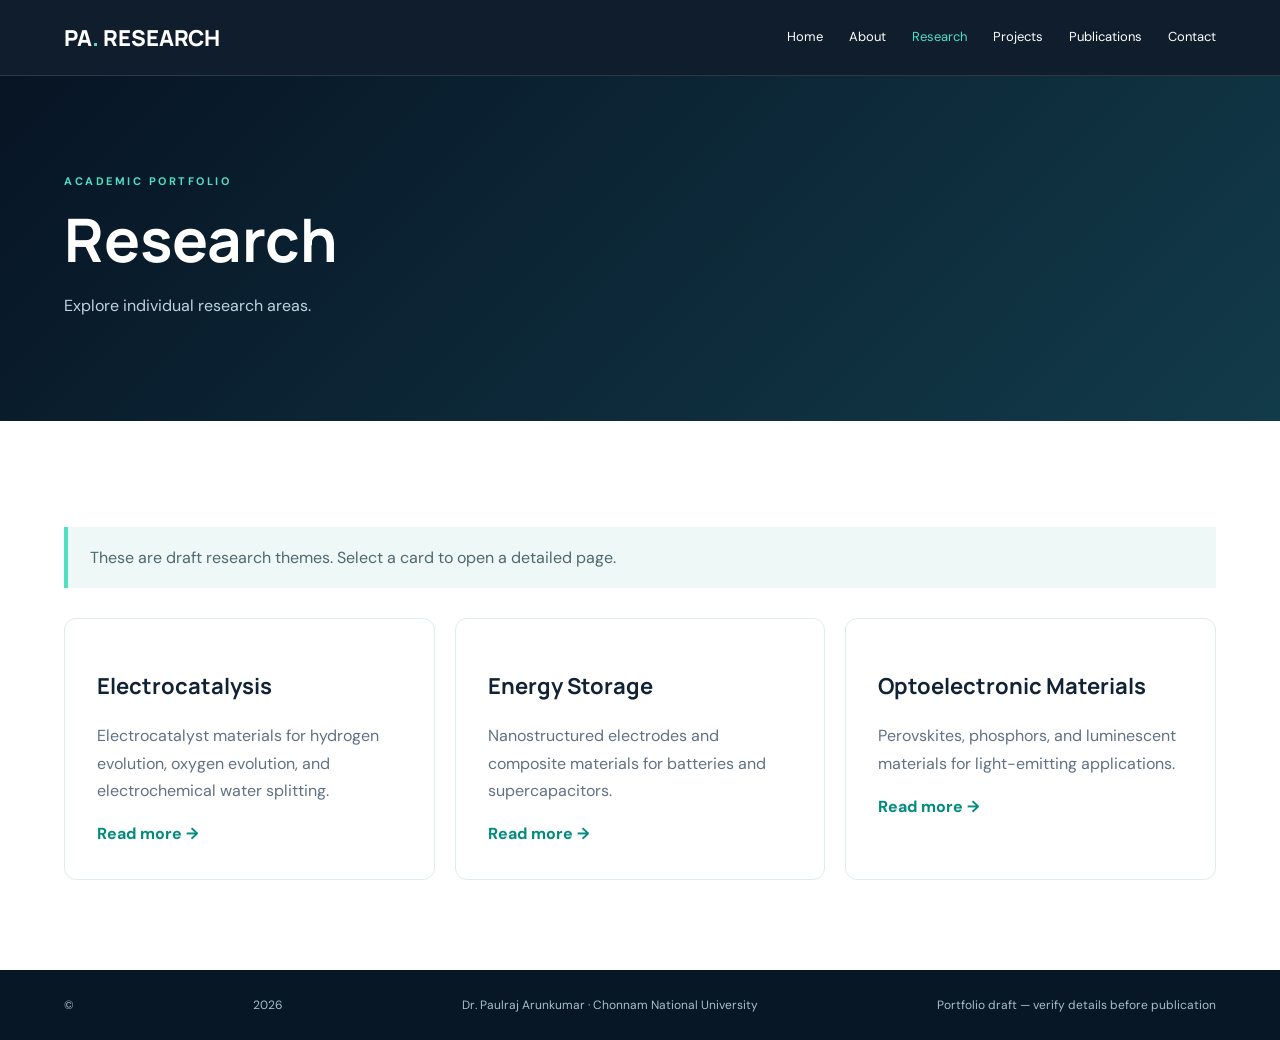
<file: research.html>
<!doctype html><html lang="en"><head><meta charset="UTF-8"><meta name="viewport" content="width=device-width,initial-scale=1"><title>Research | Dr. Paulraj Arunkumar</title><link rel="stylesheet" href="style.css"></head><body><header class="nav"><a class="brand" href="index.html">PA<span>.</span> RESEARCH</a><button class="menu" aria-expanded="false" aria-controls="links">☰</button><nav id="links"><a href="index.html" class="">Home</a><a href="about.html" class="">About</a><a href="research.html" class="active">Research</a><a href="projects.html" class="">Projects</a><a href="publications.html" class="">Publications</a><a href="contact.html" class="">Contact</a></nav></header><main><section class="pagehead"><div class="wrap"><p class="eyebrow">ACADEMIC PORTFOLIO</p><h1>Research</h1><p>Explore individual research areas.</p></div></section><section class="section"><div class="wrap"><p class="notice">These are draft research themes. Select a card to open a detailed page.</p><div class="cards"><a class="card" href="research/electrocatalysis.html"><h3>Electrocatalysis</h3><p>Electrocatalyst materials for hydrogen evolution, oxygen evolution, and electrochemical water splitting.</p><b>Read more →</b></a><a class="card" href="research/energy-storage.html"><h3>Energy Storage</h3><p>Nanostructured electrodes and composite materials for batteries and supercapacitors.</p><b>Read more →</b></a><a class="card" href="research/optoelectronics.html"><h3>Optoelectronic Materials</h3><p>Perovskites, phosphors, and luminescent materials for light-emitting applications.</p><b>Read more →</b></a></div></div></section></main><footer>© <span id="year"></span> Dr. Paulraj Arunkumar · Chonnam National University <small>Portfolio draft — verify details before publication</small></footer><script src="script.js"></script></body></html>
</file>
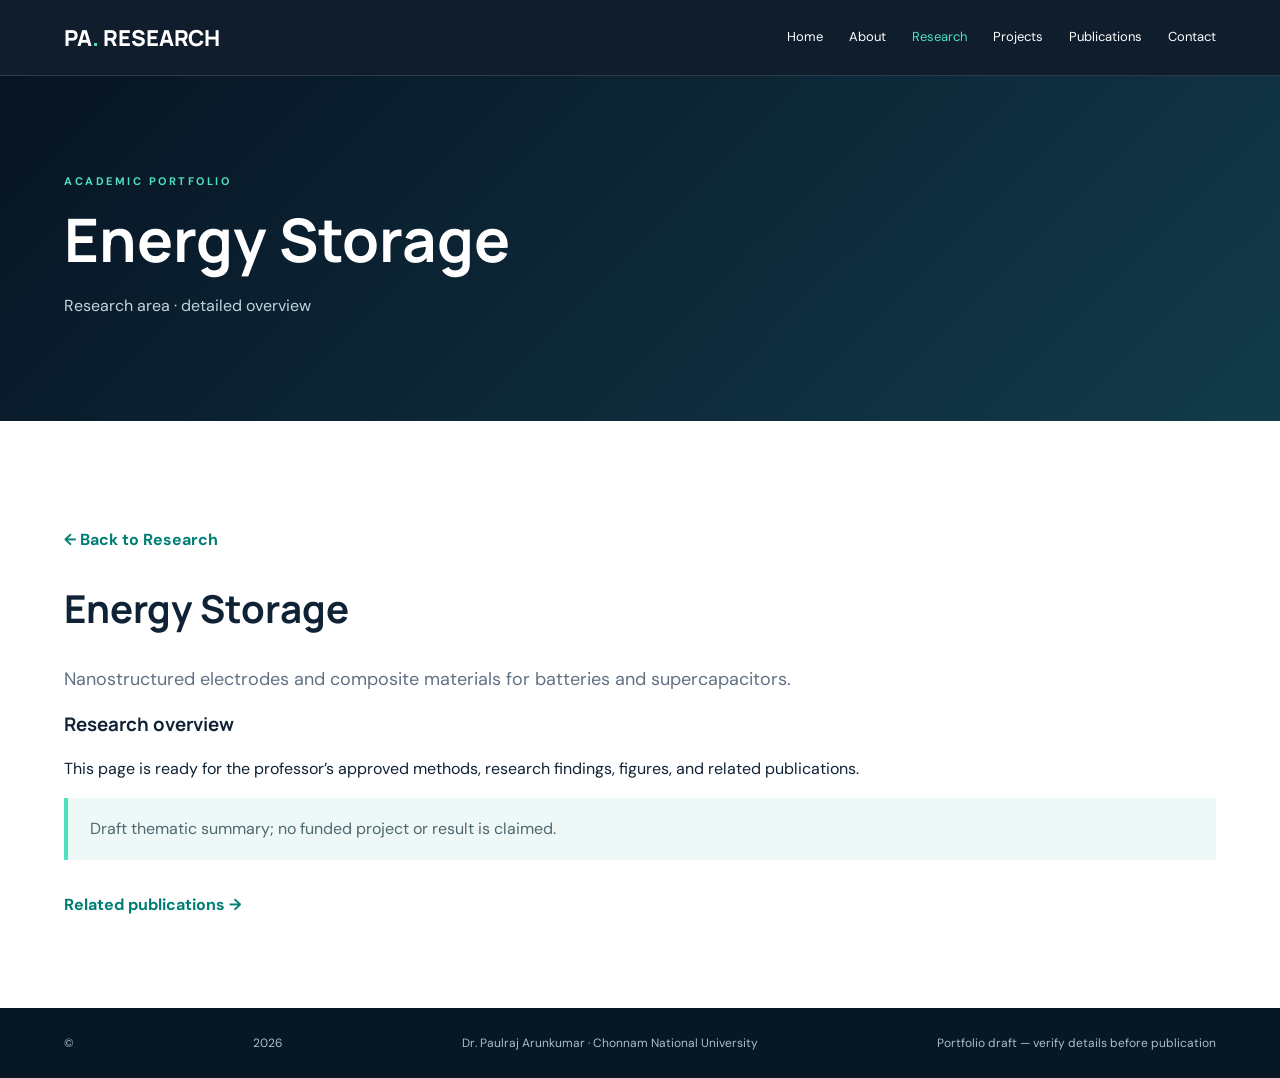
<file: reseach/energy-storage.html>
<!doctype html><html lang="en"><head><meta charset="UTF-8"><meta name="viewport" content="width=device-width,initial-scale=1"><title>Research | Dr. Paulraj Arunkumar</title><link rel="stylesheet" href="../style.css"></head><body><header class="nav"><a class="brand" href="../index.html">PA<span>.</span> RESEARCH</a><button class="menu" aria-expanded="false" aria-controls="links">☰</button><nav id="links"><a href="../index.html" class="">Home</a><a href="../about.html" class="">About</a><a href="../research.html" class="active">Research</a><a href="../projects.html" class="">Projects</a><a href="../publications.html" class="">Publications</a><a href="../contact.html" class="">Contact</a></nav></header><main><section class="pagehead"><div class="wrap"><p class="eyebrow">ACADEMIC PORTFOLIO</p><h1>Energy Storage</h1><p>Research area · detailed overview</p></div></section><section class="section"><div class="wrap"><a class="textlink" href="../research.html">← Back to Research</a><h2>Energy Storage</h2><p class="lede">Nanostructured electrodes and composite materials for batteries and supercapacitors.</p><h3>Research overview</h3><p>This page is ready for the professor’s approved methods, research findings, figures, and related publications.</p><p class="notice">Draft thematic summary; no funded project or result is claimed.</p><a class="textlink" href="../publications.html">Related publications →</a></div></section></main><footer>© <span id="year"></span> Dr. Paulraj Arunkumar · Chonnam National University <small>Portfolio draft — verify details before publication</small></footer><script src="../script.js"></script></body></html>
</file>
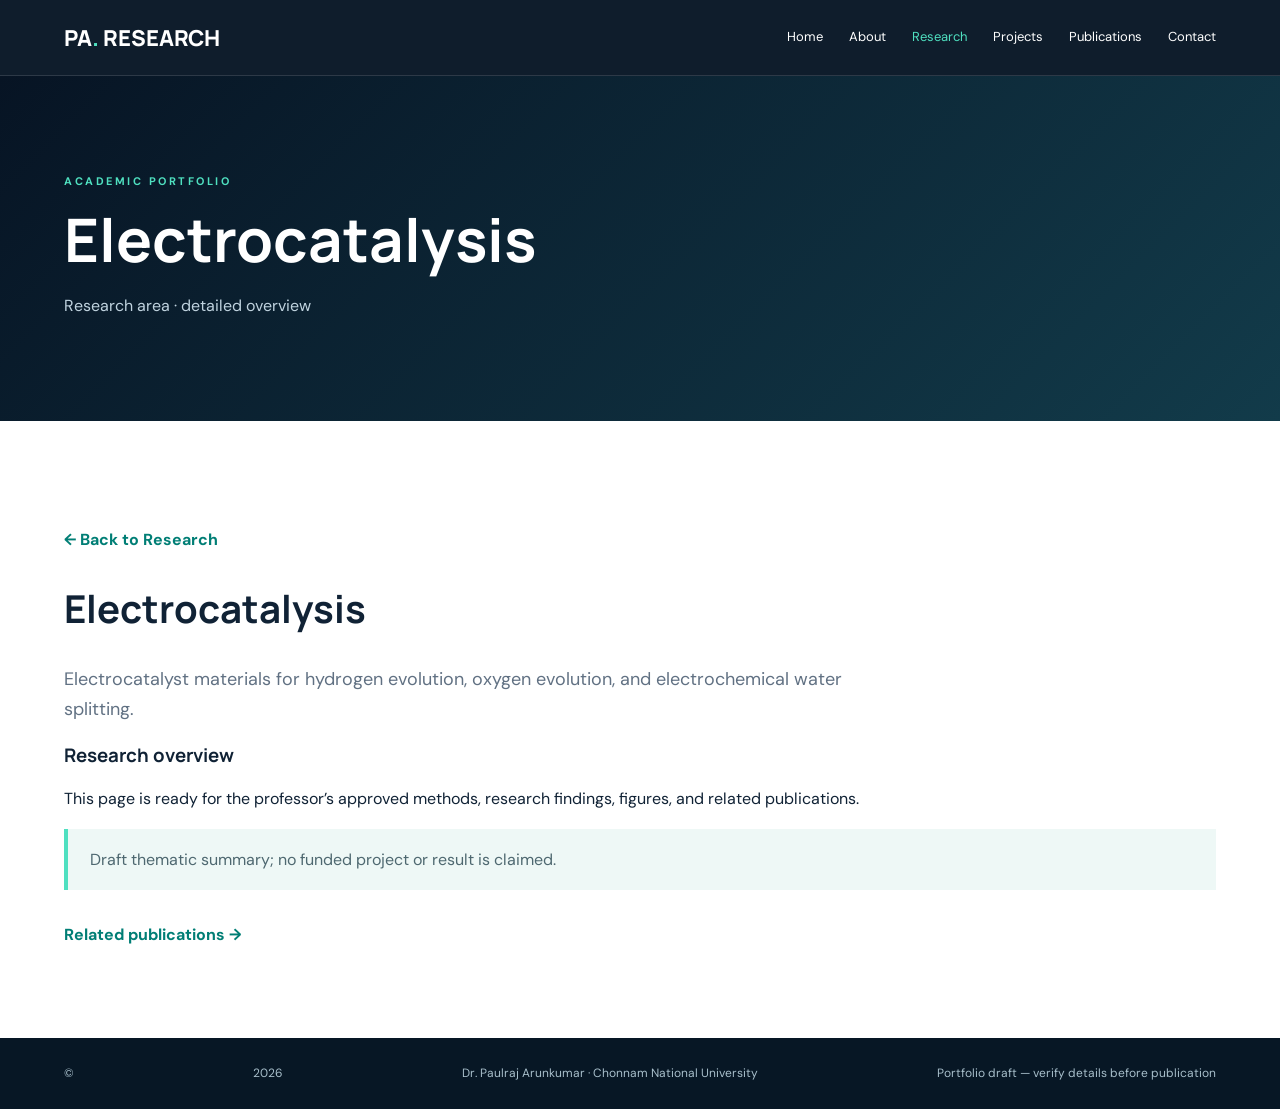
<file: research/electrocatalysis.html>
<!doctype html><html lang="en"><head><meta charset="UTF-8"><meta name="viewport" content="width=device-width,initial-scale=1"><title>Research | Dr. Paulraj Arunkumar</title><link rel="stylesheet" href="../style.css"></head><body><header class="nav"><a class="brand" href="../index.html">PA<span>.</span> RESEARCH</a><button class="menu" aria-expanded="false" aria-controls="links">☰</button><nav id="links"><a href="../index.html" class="">Home</a><a href="../about.html" class="">About</a><a href="../research.html" class="active">Research</a><a href="../projects.html" class="">Projects</a><a href="../publications.html" class="">Publications</a><a href="../contact.html" class="">Contact</a></nav></header><main><section class="pagehead"><div class="wrap"><p class="eyebrow">ACADEMIC PORTFOLIO</p><h1>Electrocatalysis</h1><p>Research area · detailed overview</p></div></section><section class="section"><div class="wrap"><a class="textlink" href="../research.html">← Back to Research</a><h2>Electrocatalysis</h2><p class="lede">Electrocatalyst materials for hydrogen evolution, oxygen evolution, and electrochemical water splitting.</p><h3>Research overview</h3><p>This page is ready for the professor’s approved methods, research findings, figures, and related publications.</p><p class="notice">Draft thematic summary; no funded project or result is claimed.</p><a class="textlink" href="../publications.html">Related publications →</a></div></section></main><footer>© <span id="year"></span> Dr. Paulraj Arunkumar · Chonnam National University <small>Portfolio draft — verify details before publication</small></footer><script src="../script.js"></script></body></html>
</file>
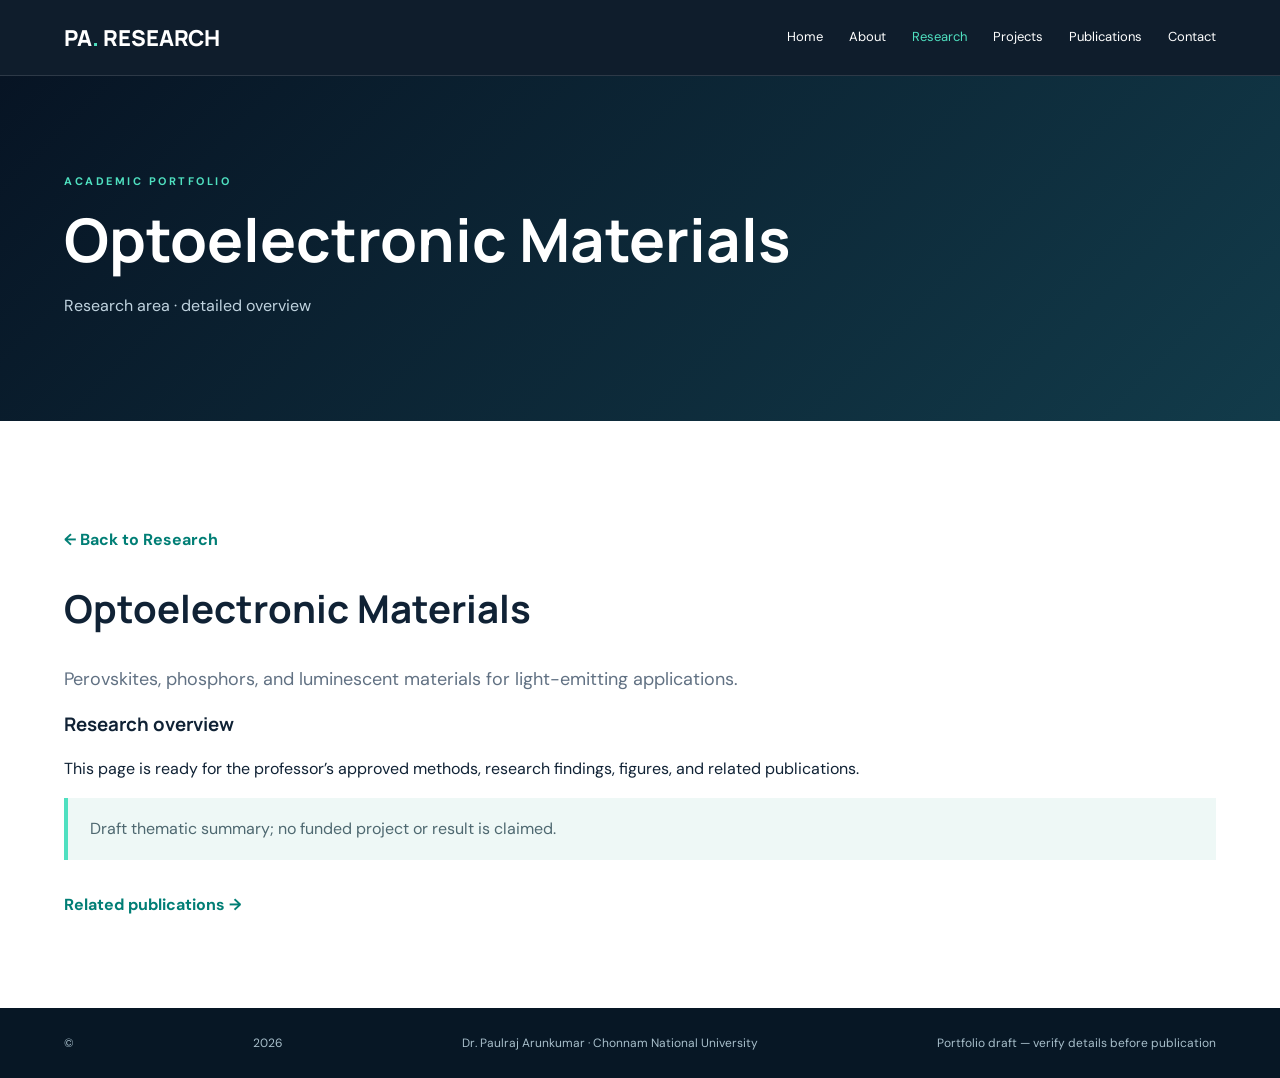
<file: research/optoelectronics.html>
<!doctype html><html lang="en"><head><meta charset="UTF-8"><meta name="viewport" content="width=device-width,initial-scale=1"><title>Research | Dr. Paulraj Arunkumar</title><link rel="stylesheet" href="../style.css"></head><body><header class="nav"><a class="brand" href="../index.html">PA<span>.</span> RESEARCH</a><button class="menu" aria-expanded="false" aria-controls="links">☰</button><nav id="links"><a href="../index.html" class="">Home</a><a href="../about.html" class="">About</a><a href="../research.html" class="active">Research</a><a href="../projects.html" class="">Projects</a><a href="../publications.html" class="">Publications</a><a href="../contact.html" class="">Contact</a></nav></header><main><section class="pagehead"><div class="wrap"><p class="eyebrow">ACADEMIC PORTFOLIO</p><h1>Optoelectronic Materials</h1><p>Research area · detailed overview</p></div></section><section class="section"><div class="wrap"><a class="textlink" href="../research.html">← Back to Research</a><h2>Optoelectronic Materials</h2><p class="lede">Perovskites, phosphors, and luminescent materials for light-emitting applications.</p><h3>Research overview</h3><p>This page is ready for the professor’s approved methods, research findings, figures, and related publications.</p><p class="notice">Draft thematic summary; no funded project or result is claimed.</p><a class="textlink" href="../publications.html">Related publications →</a></div></section></main><footer>© <span id="year"></span> Dr. Paulraj Arunkumar · Chonnam National University <small>Portfolio draft — verify details before publication</small></footer><script src="../script.js"></script></body></html>
</file>
<file: style.css>
@import url('https://fonts.googleapis.com/css2?family=DM+Sans:wght@400;500;600;700&family=Manrope:wght@400;600;700;800&display=swap');:root{--navy:#081626;--mint:#4fe0c0;--ink:#102235;--muted:#617183;--bg:#f4f8f9}*{box-sizing:border-box}html{scroll-behavior:smooth}body{margin:0;font:16px/1.7 'DM Sans',sans-serif;color:var(--ink)}a{color:inherit;text-decoration:none}h1,h2,h3{font-family:Manrope,sans-serif;line-height:1.23}h2{font-size:clamp(27px,3vw,42px)}.wrap{width:min(1180px,90%);margin:auto}.nav{position:sticky;top:0;z-index:20;display:flex;align-items:center;justify-content:space-between;background:#081626f7;color:white;padding:18px 5%;min-height:76px;border-bottom:1px solid #ffffff20}.brand{font:800 22px Manrope,sans-serif;white-space:nowrap}.brand span{color:var(--mint)}nav{display:flex;gap:26px;font-size:13px}nav a:hover,nav .active{color:var(--mint)}.menu{display:none}.hero{background:radial-gradient(circle at 80% 40%,#174d57,transparent 43%),linear-gradient(135deg,#071424,#102c40);color:white;padding:90px 0 30px}.hero-grid{display:grid;grid-template-columns:minmax(0,1.5fr) minmax(260px,1fr);gap:55px;align-items:center;min-height:460px}.eyebrow{font-size:11px;letter-spacing:2.5px;font-weight:700;color:var(--mint)}.eyebrow.dark{color:#008b7e}.hero h1{font-size:clamp(40px,4.6vw,66px);letter-spacing:-2px;margin:20px 0}.hero h1 em,.hero h2 span{font-style:normal;color:var(--mint)}.hero .role{font-size:22px;font-weight:700;margin:0}.hero .role+p{margin:0;color:#bed0db}.hero h2{font-size:clamp(23px,2.5vw,32px);max-width:580px;margin:34px 0}.actions{display:flex;gap:12px;flex-wrap:wrap}.button{display:inline-block;background:var(--mint);color:#09222b;padding:12px 22px;border-radius:6px;font-size:13px;font-weight:700}.button.outline{background:transparent;color:white;border:1px solid #86a6b3}.photo-area{position:relative;min-height:370px;display:flex;align-items:center;justify-content:center}.portrait{position:relative;z-index:2;width:min(320px,90%);aspect-ratio:1;object-fit:cover;object-position:center 25%;border:4px solid var(--mint);border-radius:50%;box-shadow:0 20px 55px #0006}.orbit{position:absolute;width:350px;max-width:100%;aspect-ratio:1;border:1px solid #4fe0c077;border-radius:50%;transform:rotate(-25deg);animation:float 7s ease-in-out infinite}.orbit:after{content:'';position:absolute;inset:25px -20px;border:1px solid #4fe0c055;border-radius:50%;transform:rotate(65deg)}@keyframes float{50%{transform:translateY(-12px) rotate(-20deg)}}.university{border-top:1px solid #ffffff30;margin-top:30px;padding-top:23px;text-align:center;color:#c0d2db;letter-spacing:2px;font-size:12px;font-weight:700}.section{padding:90px 0;scroll-margin-top:76px}.muted{background:var(--bg)}.lede{font-size:18px;color:var(--muted);max-width:850px}.textlink{color:#007e75;font-weight:700;display:inline-block;margin-top:15px}.cards{display:grid;grid-template-columns:repeat(3,minmax(0,1fr));gap:20px;margin-top:30px}.cards.two{grid-template-columns:repeat(2,minmax(0,1fr))}.card{display:block;background:white;border:1px solid #dfebed;border-radius:12px;padding:32px;transition:transform .2s,box-shadow .2s}.card:hover{transform:translateY(-5px);box-shadow:0 16px 35px #10223512}.card small,.card b{color:#008b7e}.card h3{font-size:22px}.card p,.project p,.pub p{color:var(--muted)}.pagehead{background:linear-gradient(135deg,#071424,#123b4a);color:white;padding:85px 0}.pagehead h1{font-size:clamp(38px,5vw,60px);margin:12px 0}.pagehead p:last-child{color:#c0d3df}.profile{display:grid;grid-template-columns:250px 1fr;gap:45px;align-items:center;margin-bottom:45px}.profile img{width:250px;aspect-ratio:1;object-fit:cover;border-radius:50%;border:4px solid var(--mint)}.project{display:grid;grid-template-columns:140px 1fr;gap:30px;padding:30px 0;border-bottom:1px solid #dce5e8}.project small{color:#008b7e;font-weight:700}.project h2{font-size:24px;margin:0}.notice{padding:18px 22px;border-left:4px solid #4fe0c0;background:#eef8f6;color:#4e6870}.pub{display:grid;grid-template-columns:80px 1fr;gap:24px;border-bottom:1px solid #dce5e8;padding:26px 0}.pub>span{font-weight:700;color:#008b7e}.pub h3{font-size:19px;margin:0}.pub p{margin:7px 0}#pubSearch{display:block;width:min(600px,100%);padding:14px 18px;border:1px solid #cbdcde;border-radius:7px;margin:8px 0 20px;font:inherit}.section label{font-size:13px;font-weight:700}footer{display:flex;justify-content:space-between;gap:20px;padding:25px 5%;background:#071725;color:#a8bfcb;font-size:12px}footer small{font-size:12px}@media(max-width:850px){.menu{display:block;border:0;background:transparent;color:white;font-size:25px}nav{display:none;position:absolute;top:100%;left:0;right:0;background:#081626;padding:25px 5%;flex-direction:column}nav.open{display:flex}.hero-grid{grid-template-columns:1fr;text-align:center;gap:15px}.hero h2{margin:30px auto}.actions{justify-content:center}.photo-area{min-height:300px}.portrait{width:260px}.orbit{width:290px}.cards,.cards.two{grid-template-columns:1fr}.profile{grid-template-columns:1fr;text-align:center;justify-items:center}.project{grid-template-columns:1fr;gap:0}.section{padding:65px 0}footer{flex-direction:column}.university{font-size:10px;letter-spacing:1px}}@media(prefers-reduced-motion:reduce){.orbit{animation:none}html{scroll-behavior:auto}}
.filters{display:flex;gap:12px;flex-wrap:wrap;margin:20px 0}.filters input,.filters select{border:1px solid #cbd5e1;border-radius:10px;padding:13px 15px;background:#fff;color:#142438;font:inherit;max-width:100%;flex:1;min-width:220px}.pub-cat{font-size:.75rem;font-weight:700;letter-spacing:.08em;text-transform:uppercase;color:#087e70}.pub-count{color:#516276;font-size:.9rem}.pub h3{font-size:1rem;line-height:1.65;font-weight:500;overflow-wrap:anywhere}.pub[hidden]{display:none!important}.subheading{margin:42px 0 16px;font-size:1.6rem}.timeline{border-left:3px solid #4fe0c0;padding-left:24px}.timeline p{margin:0 0 20px;line-height:1.75}.timeline small{color:#607286}.profile img{object-fit:cover}.notice{line-height:1.6}
</file>
